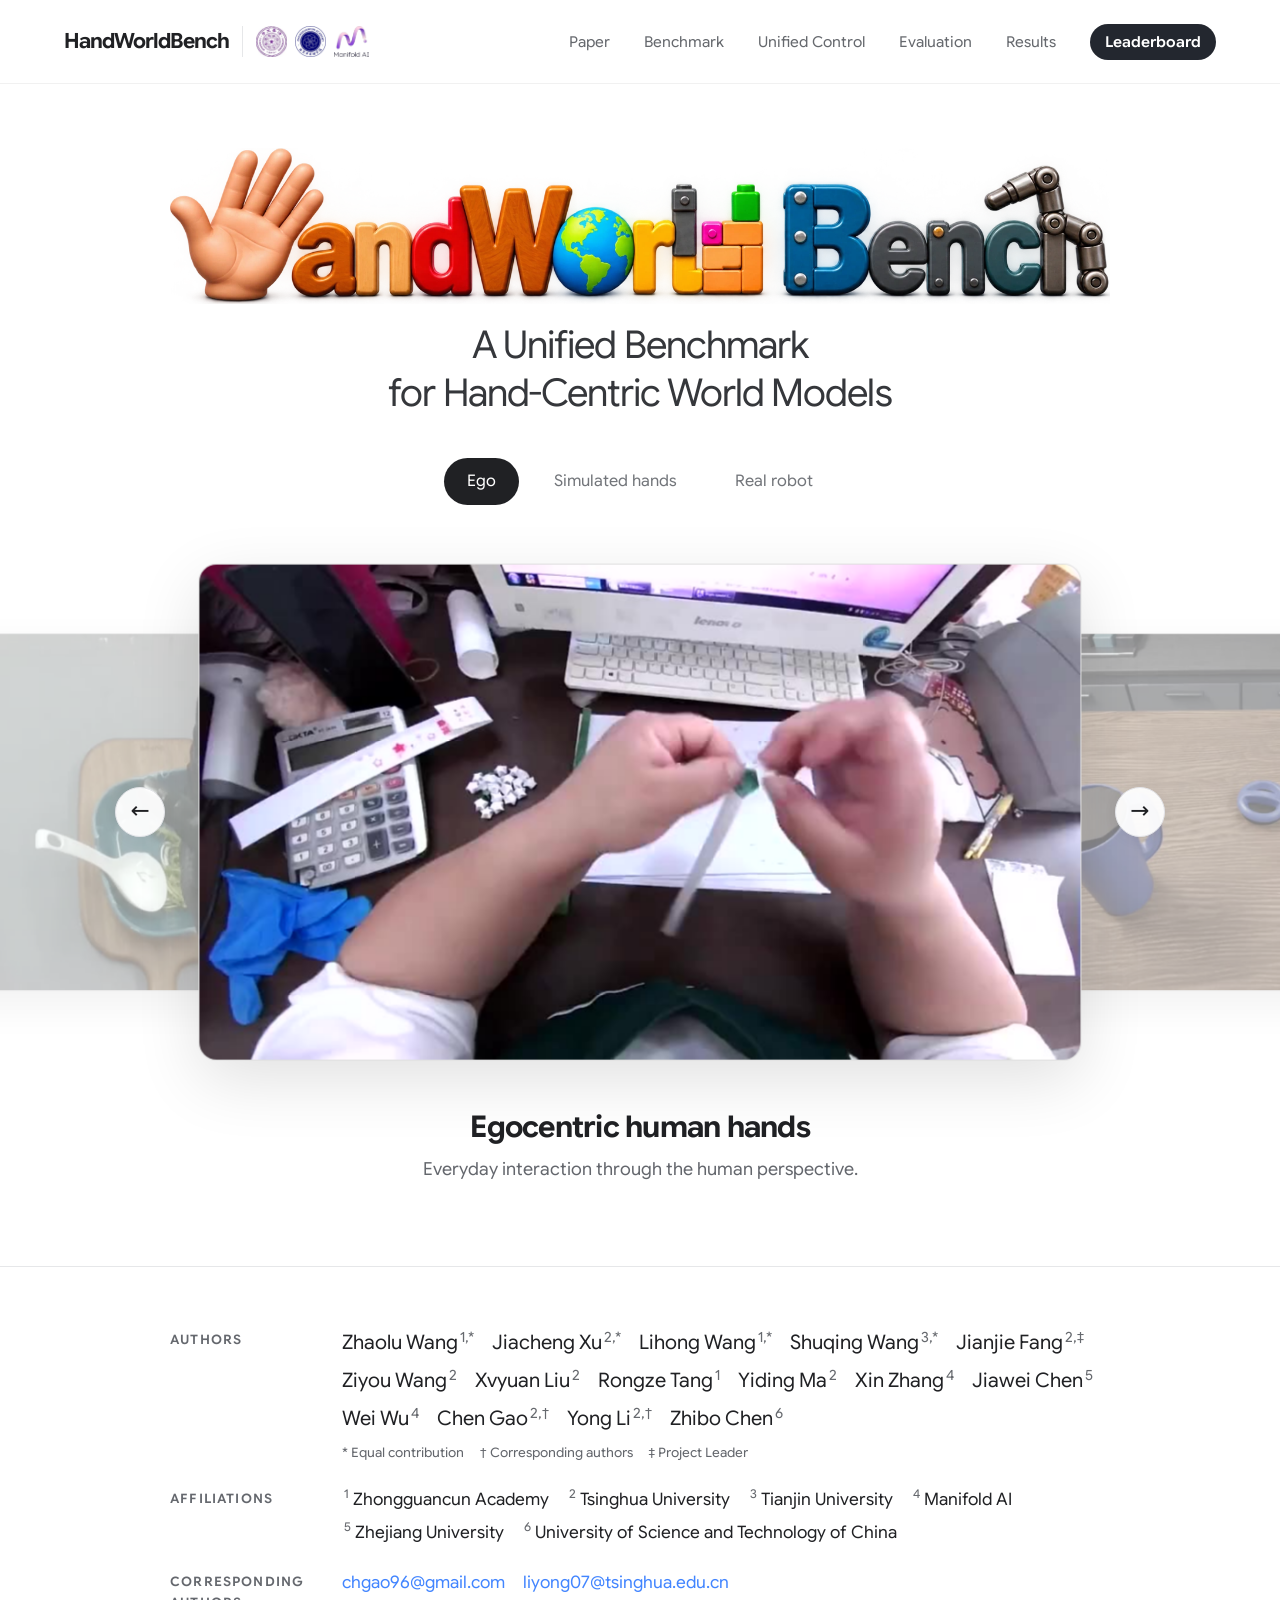
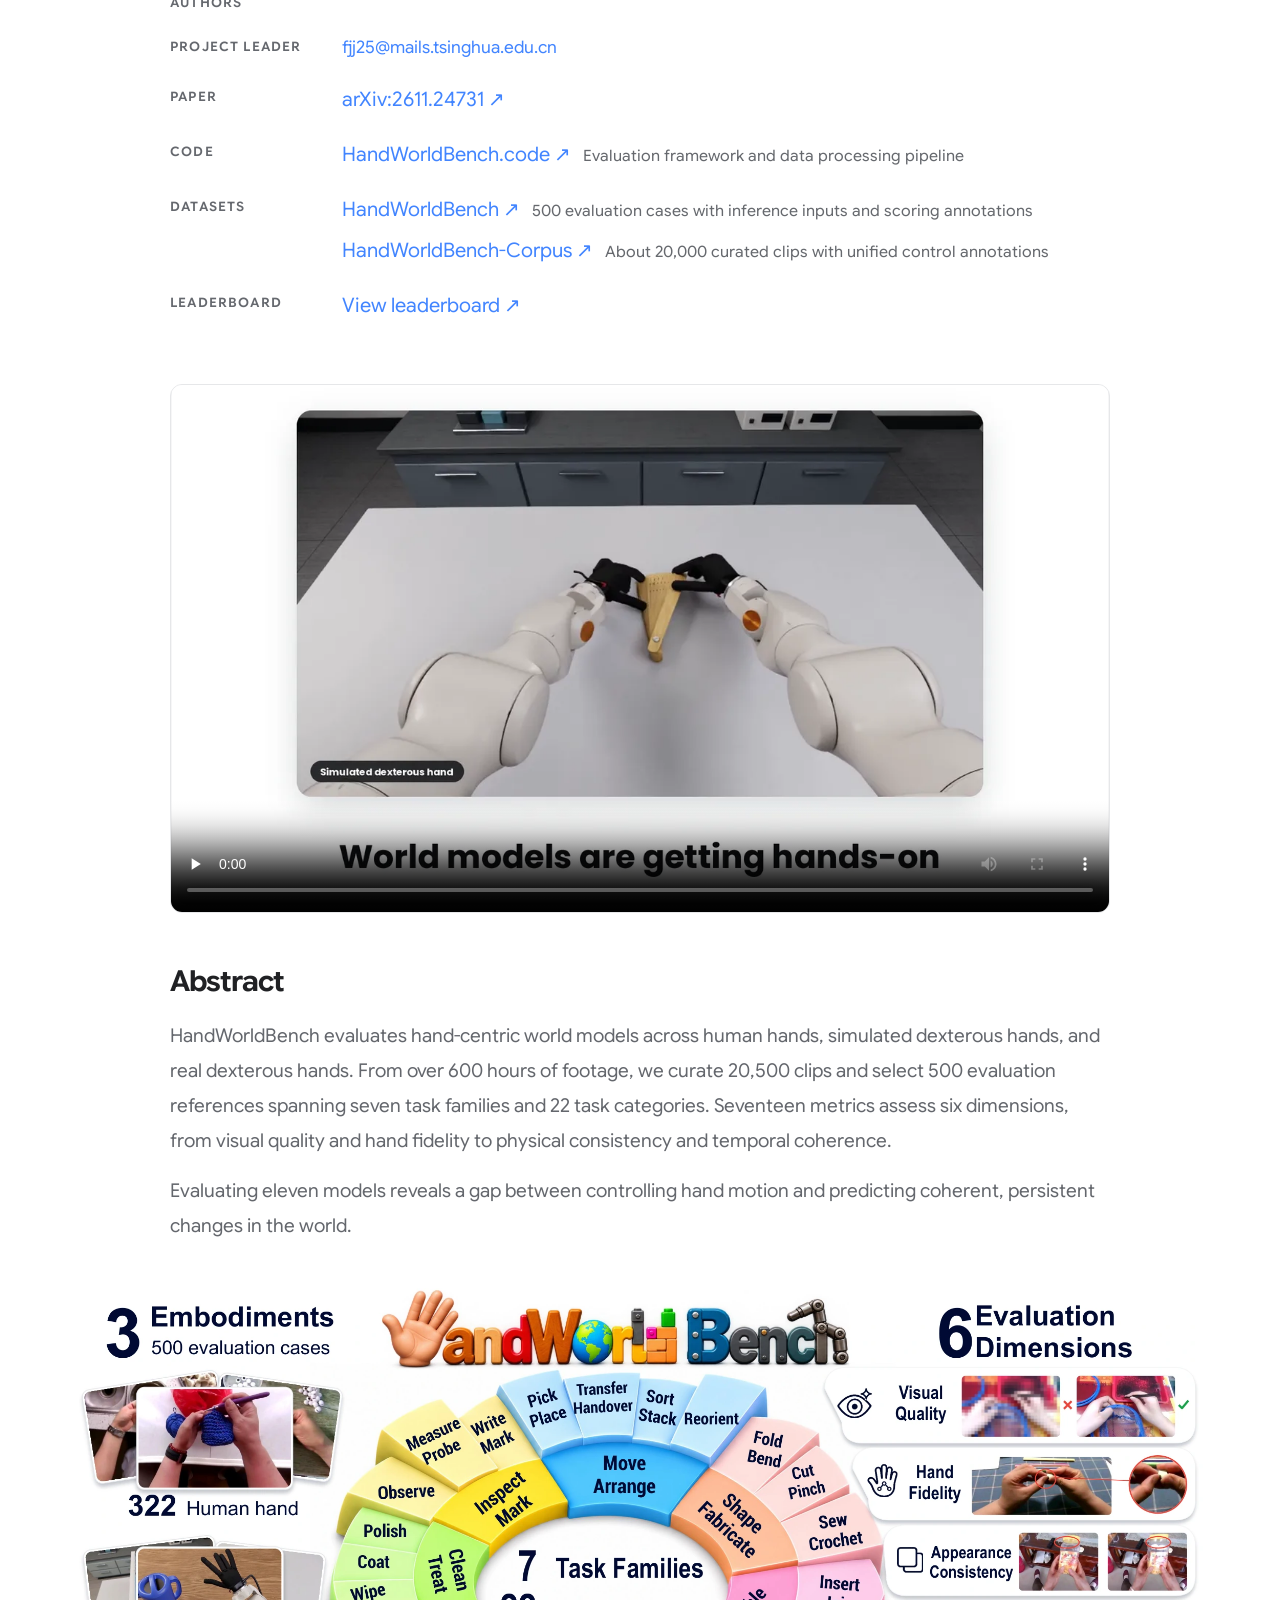
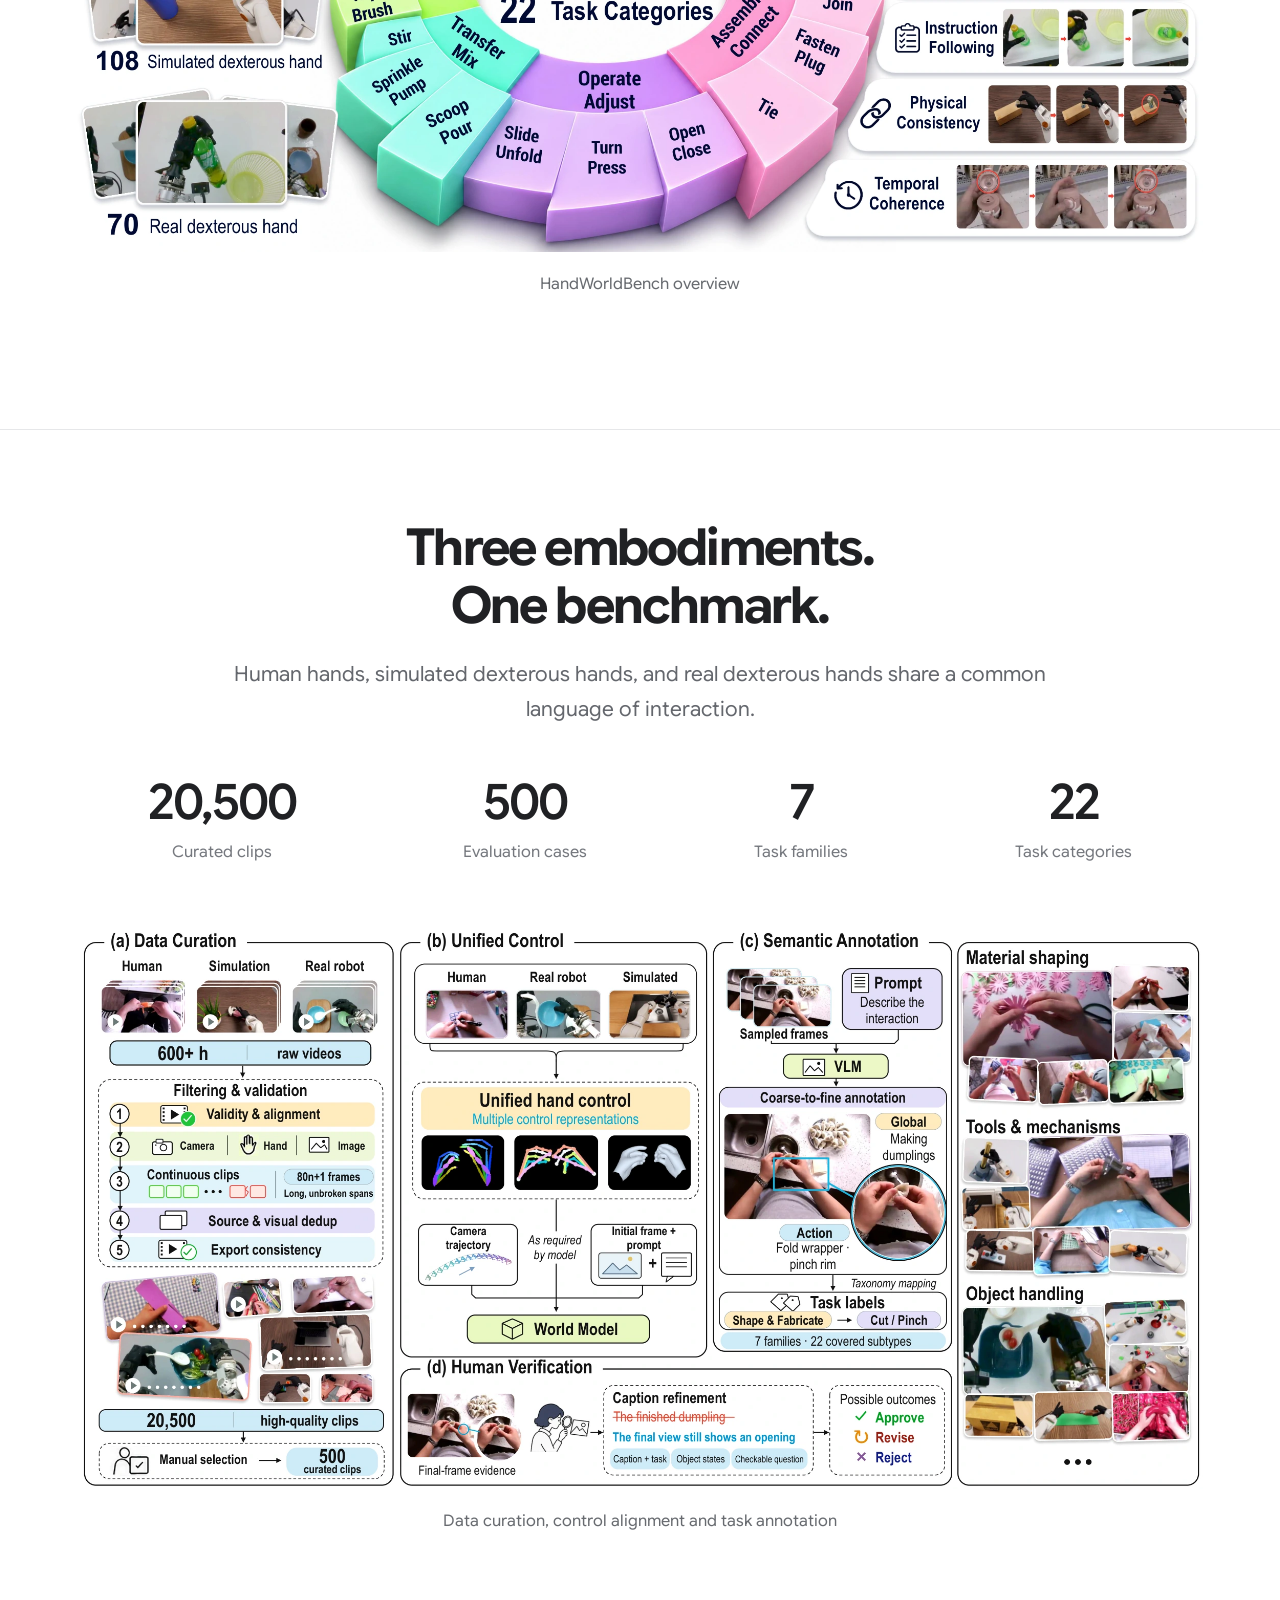
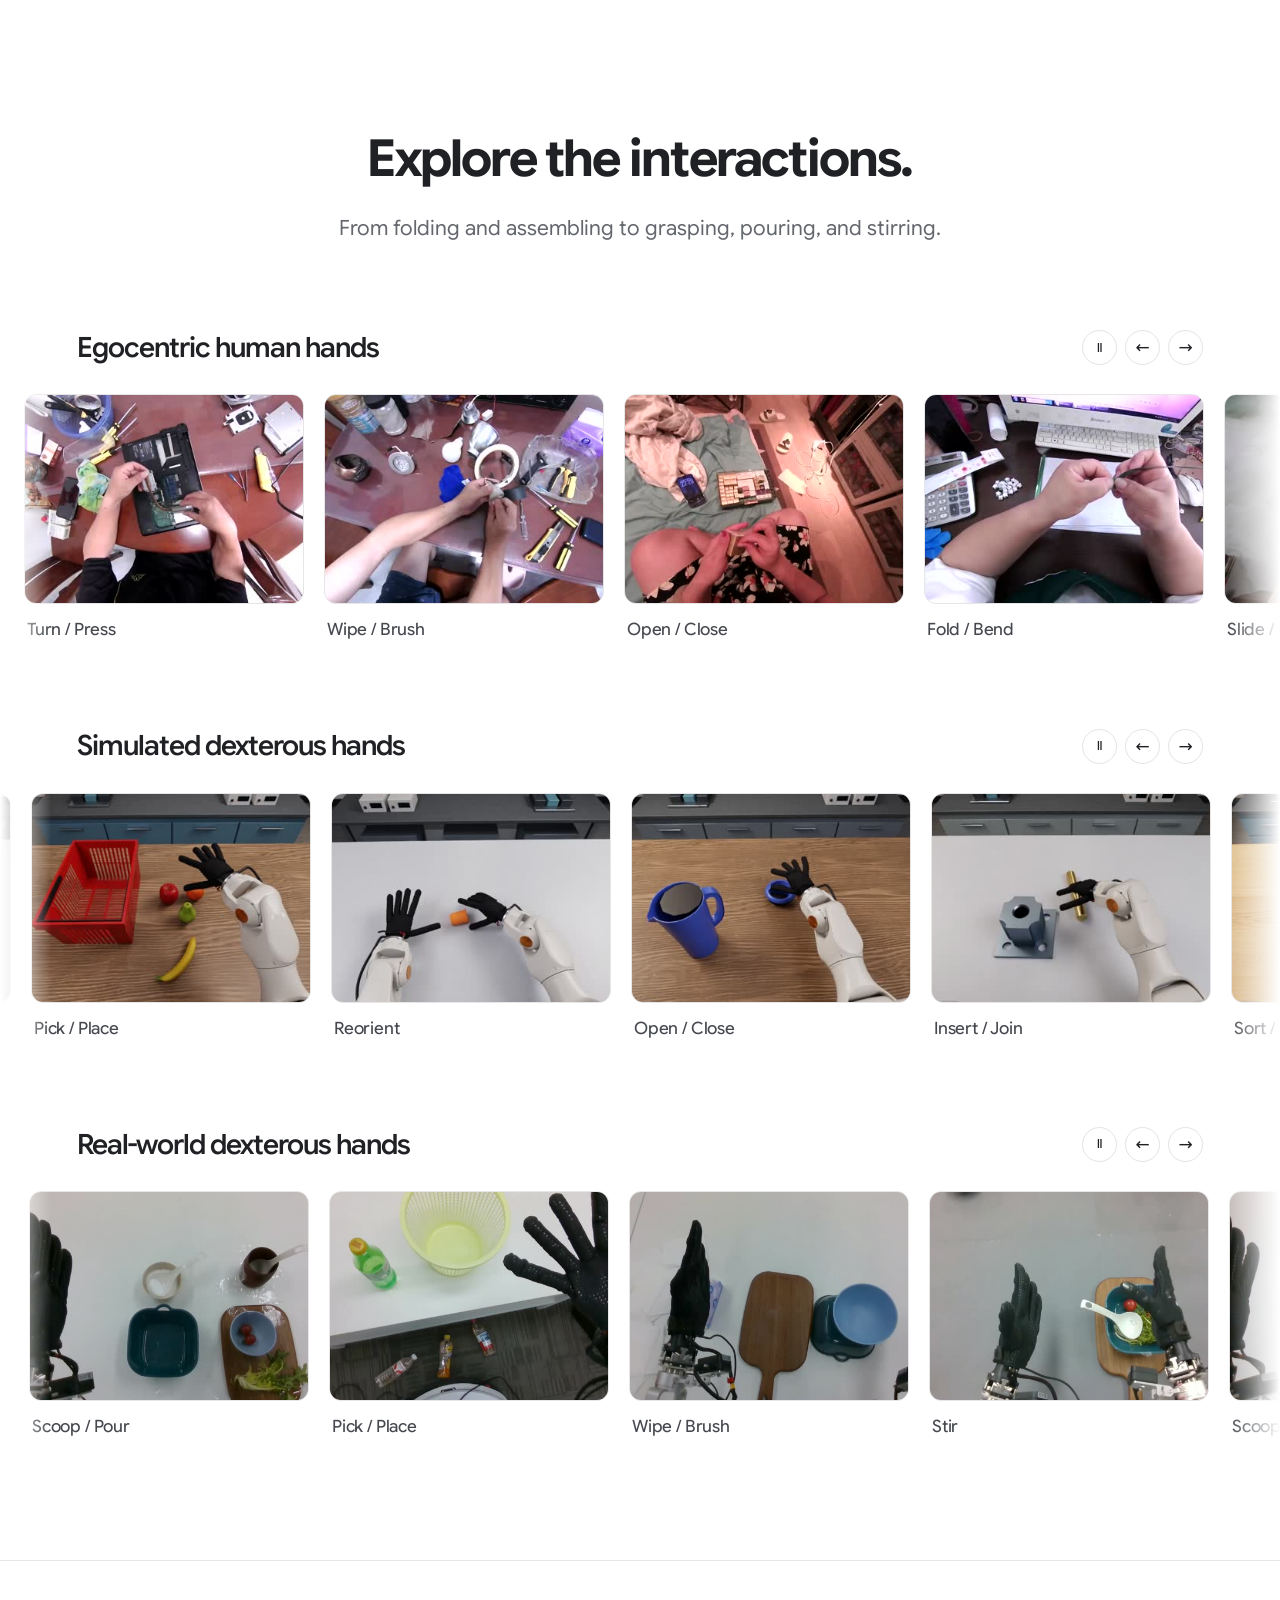
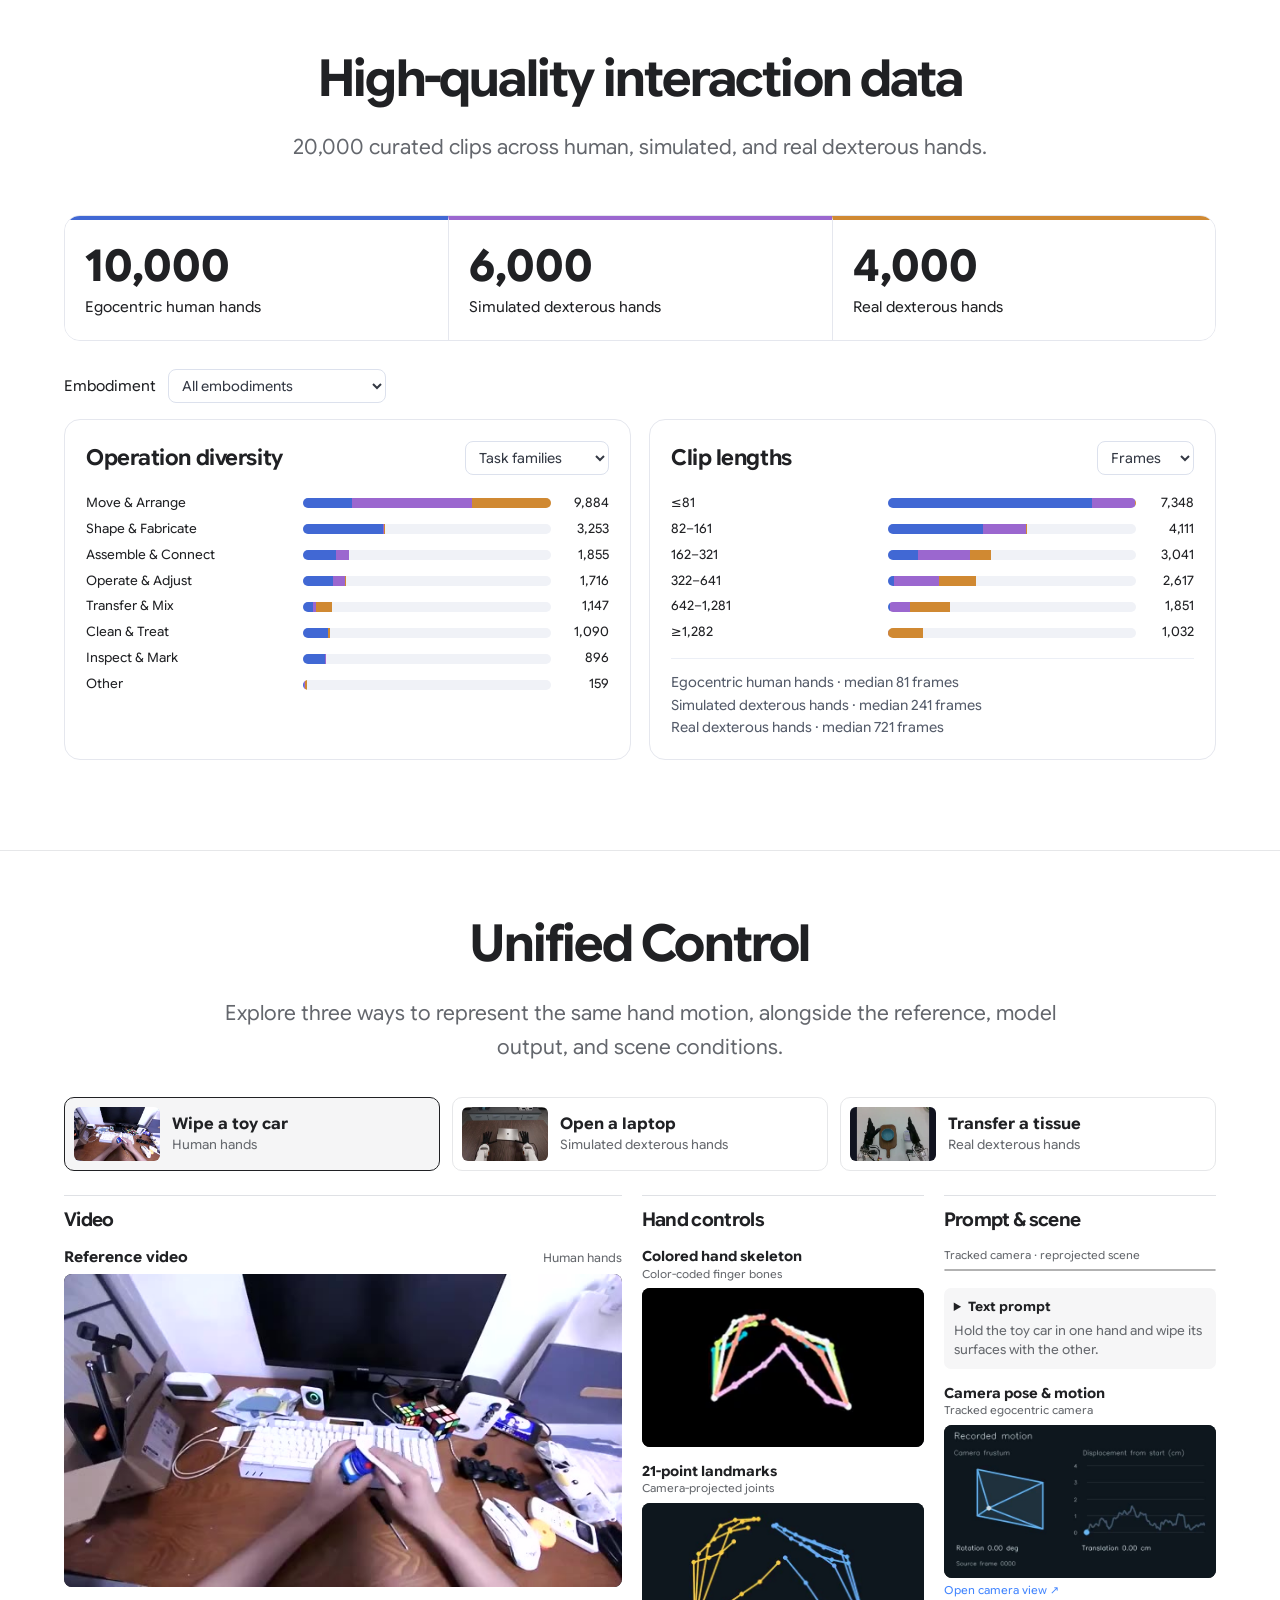
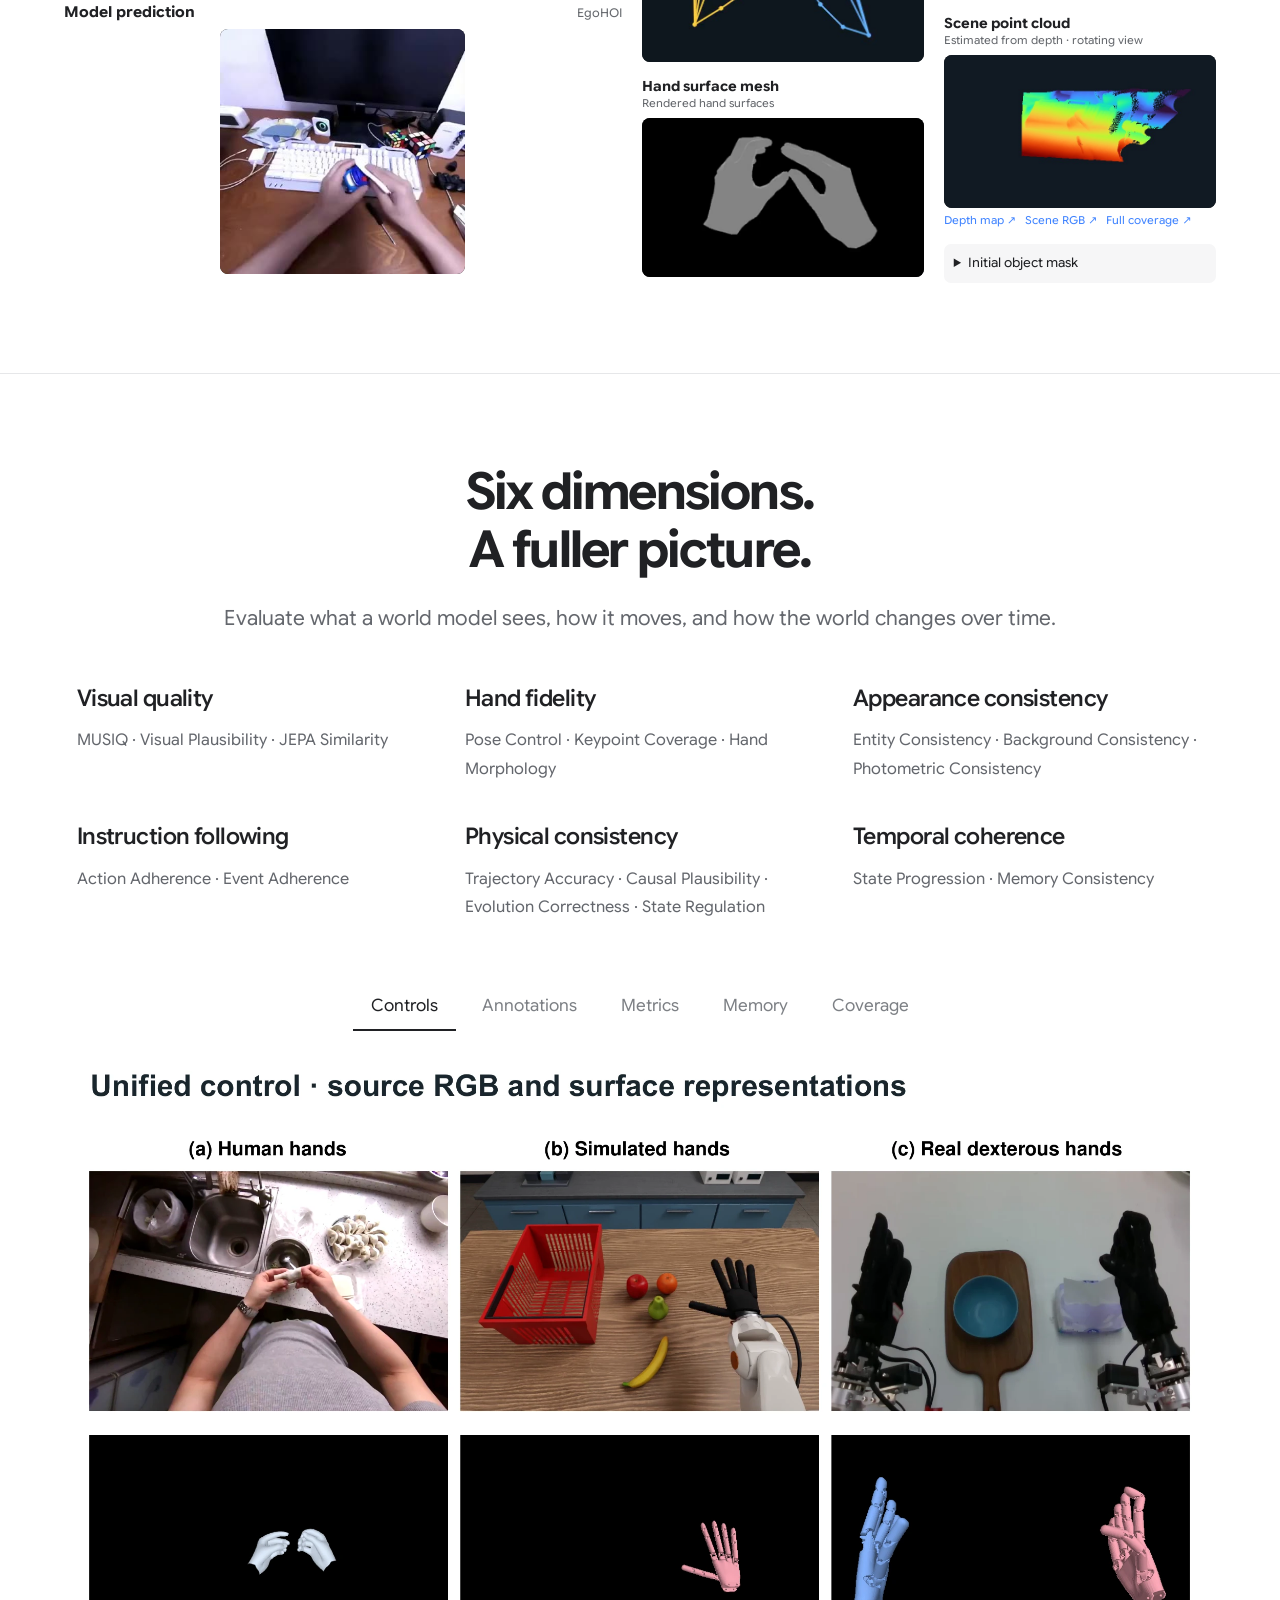
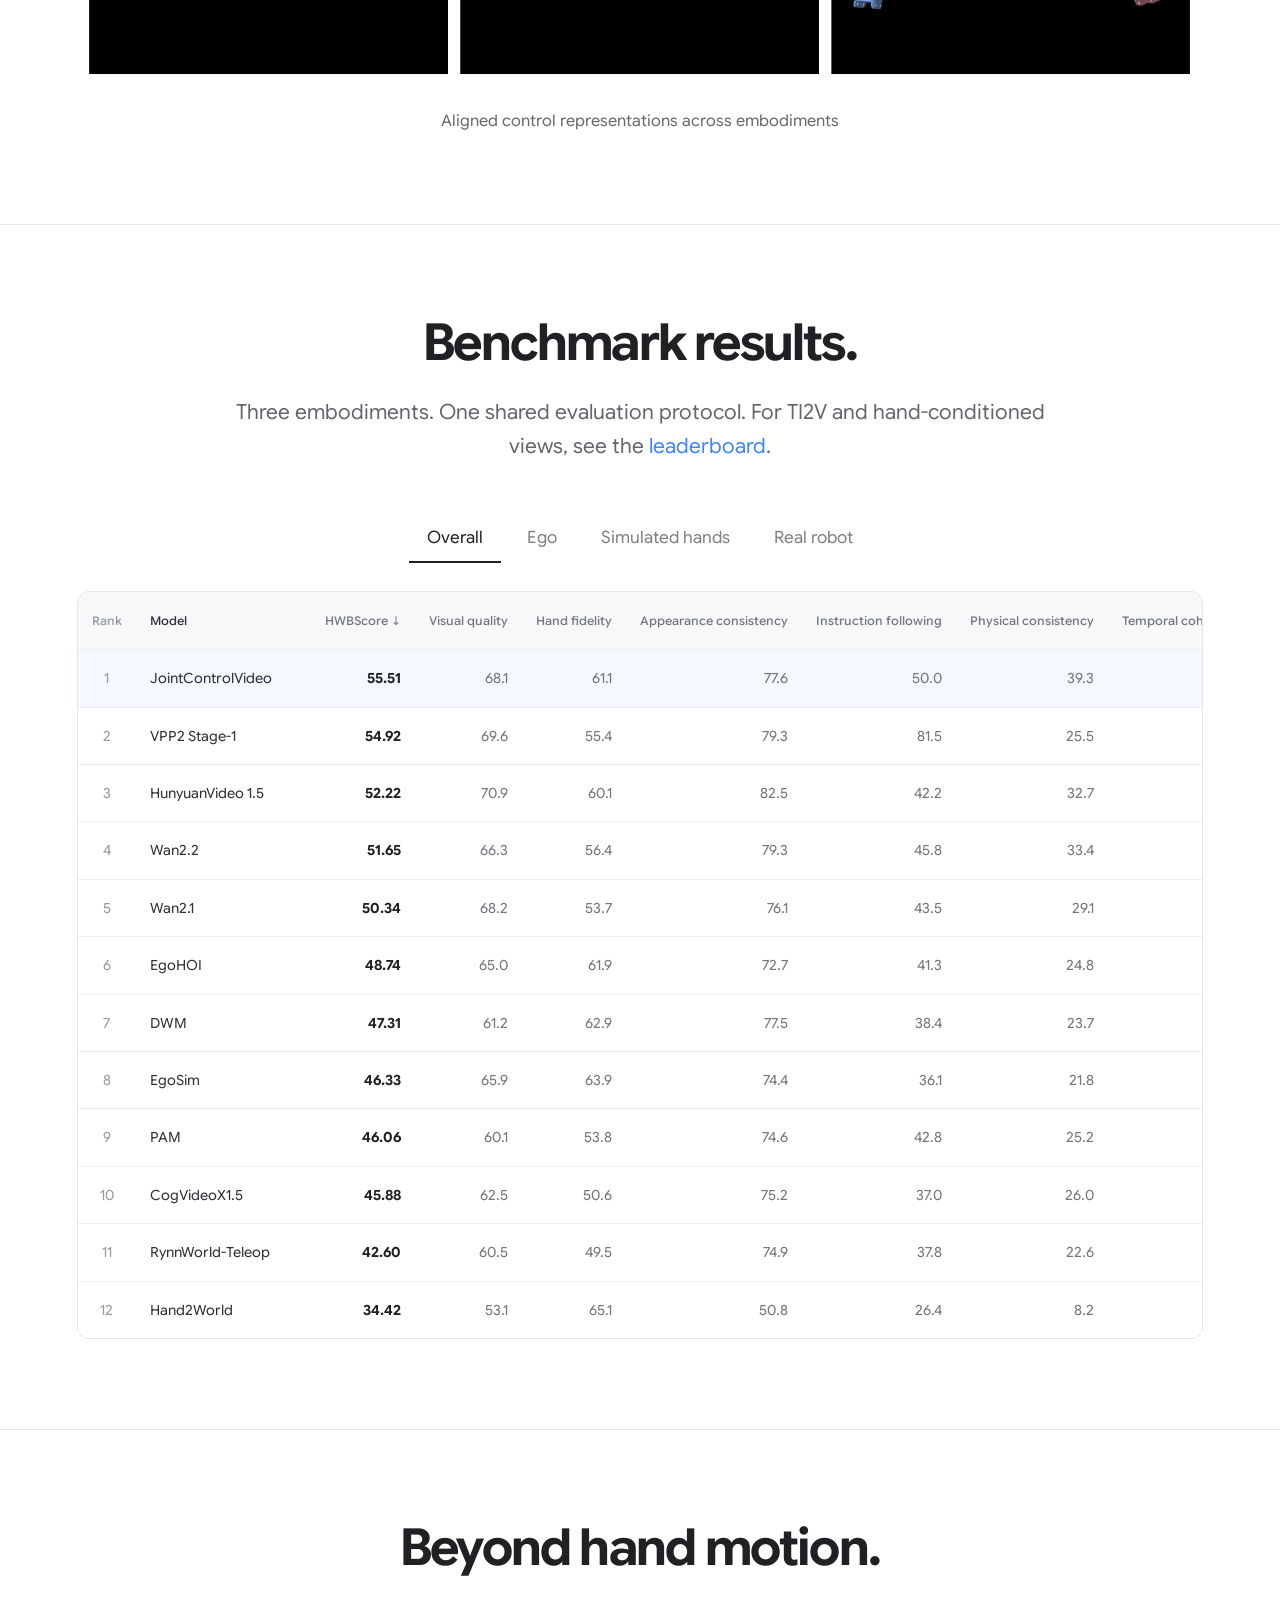
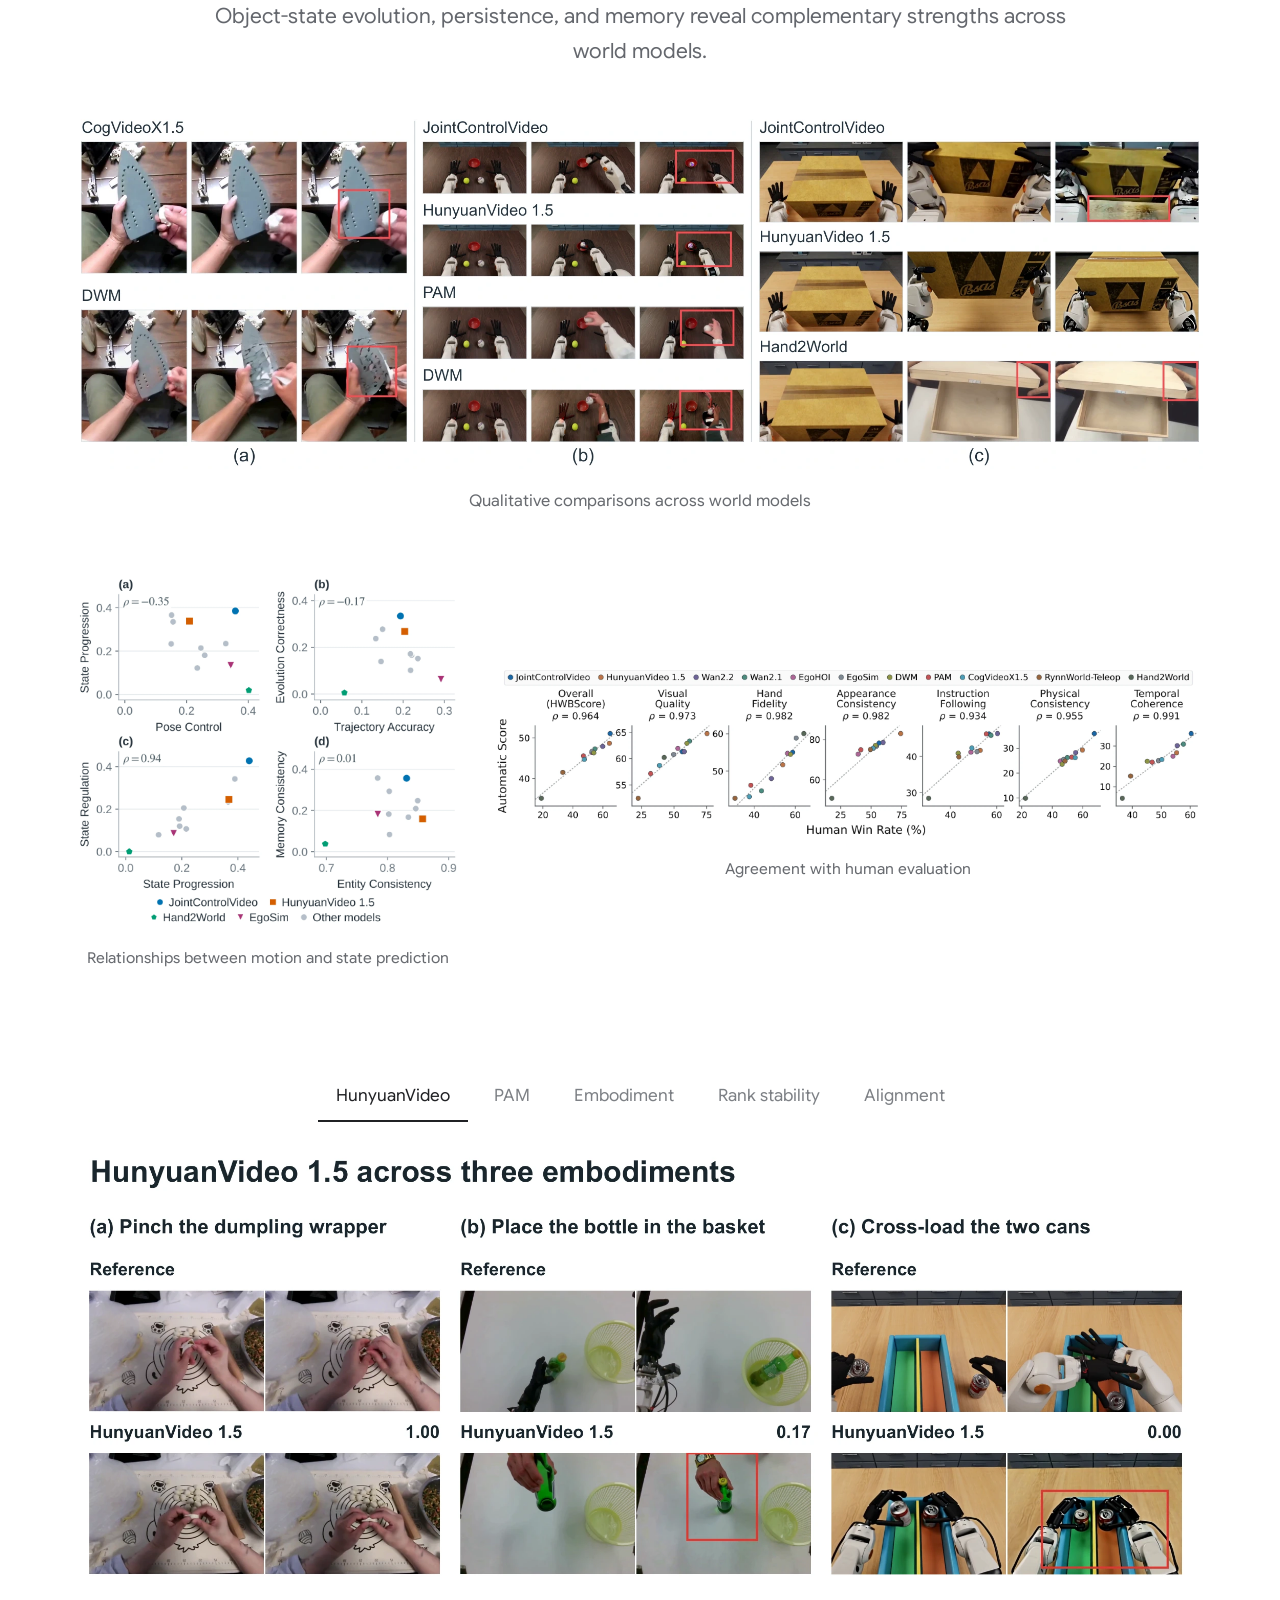
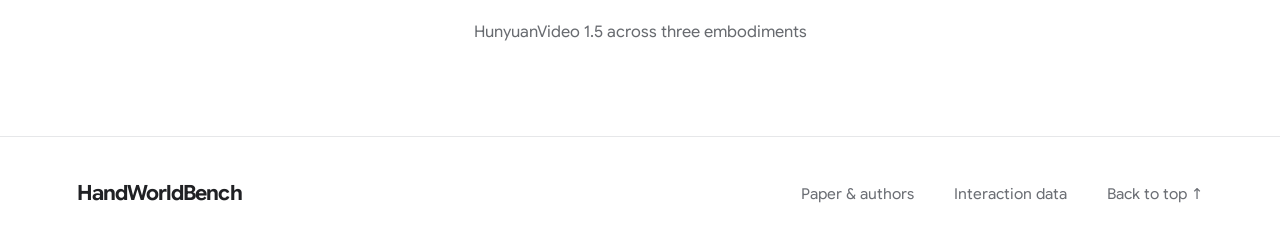
<file: index.html>
<!doctype html><html lang="en"><head><meta charset="utf-8"><meta name="viewport" content="width=device-width,initial-scale=1"><meta name="description" content="HandWorldBench: A Unified Benchmark for Hand-Centric World Models."><meta name="theme-color" content="#ffffff"><link rel="canonical" href="https://embodiedcity.github.io/HandWorldBench/"><title>HandWorldBench — Hand-Centric World Models</title><link rel="icon" href="assets/mark.svg"><link rel="preload" href="assets/fonts/google-sans-flex.woff2" as="font" type="font/woff2" crossorigin><link rel="stylesheet" href="style.css?v=leaderboard1"><script defer src="app.js?v=vpp2"></script><script defer src="research-demo.js?v=manuscript14"></script></head><body>
<header>
  <div class="header-brand">
    <a class="brand" href="#">HandWorldBench</a>
    <div class="header-affiliations" role="group" aria-label="Partner institutions">
      <img src="assets/branding/tsinghua.webp" width="127" height="128" alt="Tsinghua University" title="Tsinghua University">
      <img src="assets/branding/zhongguancun.webp" width="128" height="128" alt="Zhongguancun Academy" title="Zhongguancun Academy">
      <img src="assets/branding/manifold-ai.webp" width="147" height="128" alt="Manifold AI" title="Manifold AI">
    </div>
  </div>
  <nav aria-label="Main navigation"><a href="#paper">Paper</a><a href="#benchmark">Benchmark</a><a href="#unified-control">Unified Control</a><a href="#evaluation">Evaluation</a><a href="#results">Results</a><a class="leaderboard-link" href="leaderboard.html">Leaderboard</a></nav></header>
<main><section class="hero" id="overview"><h1><img class="hero-wordmark" src="assets/branding/handworldbench.webp" width="1600" height="265" alt="HandWorldBench" fetchpriority="high"></h1><p class="hero-subtitle">A Unified Benchmark<br>for Hand-Centric World Models</p><div class="hero-tabs" id="hero-tabs" role="tablist" aria-label="Embodiment"></div><div class="carousel" id="carousel" aria-roledescription="carousel" aria-label="Three embodiments" tabindex="0"><div id="hero-media">
  <div class="hero-card" role="button" data-index="0" data-position="active" data-case-id="ec1054249f1a30de459370ef">
    <video data-hero-preview data-src="assets/hero/ego.mp4" poster="assets/hero/ego.jpg" muted loop playsinline preload="none" aria-label="Egocentric human hands"></video>
  </div>
  <div class="hero-card" role="button" data-index="1" data-position="next" data-case-id="sim_fb95207735126d14280c">
    <video data-hero-preview data-src="assets/hero/simulated.mp4" poster="assets/hero/simulated.jpg" muted loop playsinline preload="none" aria-label="Simulated dexterous hands"></video>
  </div>
  <div class="hero-card" role="button" data-index="2" data-position="prev" data-case-id="real_997b251624d1adbc5fe9">
    <video data-hero-preview data-src="assets/hero/real.mp4" poster="assets/hero/real.jpg" muted loop playsinline preload="none" aria-label="Two real dexterous hands"></video>
  </div>
</div><button class="carousel-arrow prev" id="hero-prev" aria-label="Previous embodiment">←</button><button class="carousel-arrow next" id="hero-next" aria-label="Next embodiment">→</button></div><div class="carousel-caption" aria-live="polite"><h2 id="hero-label"></h2><p id="hero-description"></p></div></section>
<section class="paper section reveal" id="paper" aria-label="Paper and authors">
  <dl class="paper-info">
    <div>
      <dt>Authors</dt>
      <dd>
        <ul class="authors-list" role="list">
          <li>Zhaolu Wang<sup>1,*</sup></li>
          <li>Jiacheng Xu<sup>2,*</sup></li>
          <li>Lihong Wang<sup>1,*</sup></li>
          <li>Shuqing Wang<sup>3,*</sup></li>
          <li>Jianjie Fang<sup>2,‡</sup></li>
          <li>Ziyou Wang<sup>2</sup></li>
          <li>Xvyuan Liu<sup>2</sup></li>
          <li>Rongze Tang<sup>1</sup></li>
          <li>Yiding Ma<sup>2</sup></li>
          <li>Xin Zhang<sup>4</sup></li>
          <li>Jiawei Chen<sup>5</sup></li>
          <li>Wei Wu<sup>4</sup></li>
          <li>Chen Gao<sup>2,†</sup></li>
          <li>Yong Li<sup>2,†</sup></li>
          <li>Zhibo Chen<sup>6</sup></li>
        </ul>
        <p class="author-notes"><span>* Equal contribution</span><span>† Corresponding authors</span><span>‡ Project Leader</span></p>
      </dd>
    </div>
    <div>
      <dt>Affiliations</dt>
      <dd>
        <ul class="affiliation-list" role="list">
          <li><sup>1</sup> Zhongguancun Academy</li>
          <li><sup>2</sup> Tsinghua University</li>
          <li><sup>3</sup> Tianjin University</li>
          <li><sup>4</sup> Manifold AI</li>
          <li><sup>5</sup> Zhejiang University</li>
          <li><sup>6</sup> University of Science and Technology of China</li>
        </ul>
      </dd>
    </div>
    <div>
      <dt>Corresponding authors</dt>
      <dd>
        <ul class="contact-list" role="list">
          <li><a href="mailto:chgao96@gmail.com" aria-label="Email Chen Gao at chgao96@gmail.com">chgao96@gmail.com</a></li>
          <li><a href="mailto:liyong07@tsinghua.edu.cn" aria-label="Email Yong Li at liyong07@tsinghua.edu.cn">liyong07@tsinghua.edu.cn</a></li>
        </ul>
      </dd>
    </div>
    <div>
      <dt>Project Leader</dt>
      <dd>
        <ul class="contact-list" role="list">
          <li><a href="mailto:fjj25@mails.tsinghua.edu.cn" aria-label="Email Jianjie Fang at fjj25@mails.tsinghua.edu.cn">fjj25@mails.tsinghua.edu.cn</a></li>
        </ul>
      </dd>
    </div>
    <div>
      <dt>Paper</dt>
      <dd><a href="https://arxiv.org/abs/2611.24731" target="_blank" rel="noopener noreferrer">arXiv:2611.24731 ↗</a></dd>
    </div>
    <div>
      <dt>Code</dt>
      <dd><a href="https://github.com/EmbodiedCity/HandWorldBench.code" target="_blank" rel="noopener noreferrer">HandWorldBench.code ↗</a><span class="resource-detail">Evaluation framework and data processing pipeline</span></dd>
    </div>
    <div>
      <dt>Datasets</dt>
      <dd>
        <ul class="release-datasets" role="list">
          <li><a href="https://huggingface.co/datasets/EmbodiedCity/HandWorldBench" target="_blank" rel="noopener noreferrer">HandWorldBench ↗</a><span class="resource-detail">500 evaluation cases with inference inputs and scoring annotations</span></li>
          <li><a href="https://huggingface.co/datasets/EmbodiedCity/HandWorldBench-Corpus" target="_blank" rel="noopener noreferrer">HandWorldBench-Corpus ↗</a><span class="resource-detail">About 20,000 curated clips with unified control annotations</span></li>
        </ul>
      </dd>
    </div>
    <div>
      <dt>Leaderboard</dt>
      <dd><a href="leaderboard.html">View leaderboard ↗</a></dd>
    </div>
  </dl>
<figure class="project-video" id="project-video">
  <video controls playsinline preload="none" width="1280" height="720"
    poster="assets/overview/handworldbench-en.webp?v=2" aria-label="HandWorldBench project video in English">
    <source src="assets/overview/handworldbench-en.mp4?v=2" type="video/mp4">
    <a href="assets/overview/handworldbench-en.mp4?v=2">Play the HandWorldBench project video</a>
  </video>
</figure>
<div class="abstract"><h3>Abstract</h3><p>HandWorldBench evaluates hand-centric world models across human hands, simulated dexterous hands, and real dexterous hands. From over 600 hours of footage, we curate 20,500 clips and select 500 evaluation references spanning seven task families and 22 task categories. Seventeen metrics assess six dimensions, from visual quality and hand fidelity to physical consistency and temporal coherence.</p><p>Evaluating eleven models reveals a gap between controlling hand motion and predicting coherent, persistent changes in the world.</p></div><figure class="paper-figure" data-figure="teaser" data-title="HandWorldBench overview"></figure></section>
<section class="benchmark section reveal" id="benchmark"><div class="section-heading"><h2>Three embodiments.<br>One benchmark.</h2><p>Human hands, simulated dexterous hands, and real dexterous hands share a common language of interaction.</p></div><div class="stats"><div><strong>20,500</strong><span>Curated clips</span></div><div><strong>500</strong><span>Evaluation cases</span></div><div><strong>7</strong><span>Task families</span></div><div><strong>22</strong><span>Task categories</span></div></div><figure class="paper-figure" data-figure="data_pipeline" data-title="Data curation, control alignment and task annotation"></figure></section>
<section class="cases-section" id="explore"><div class="section-heading section"><h2>Explore the interactions.</h2><p>From folding and assembling to grasping, pouring, and stirring.</p></div><div id="case-rows"></div></section>
<div id="training-corpus" aria-hidden="true"></div>
<section class="section corpus-section" id="interaction-data">
  <div class="section-heading">
    <h2>High-quality interaction data</h2>
    <p>20,000 curated clips across human, simulated, and real dexterous hands.</p>
  </div>
  <div class="corpus-overview" id="corpus-overview"></div>
  <div class="corpus-toolbar">
    <label for="corpus-domain">Embodiment</label>
    <select id="corpus-domain">
      <option value="all">All embodiments</option>
      <option value="ego">Egocentric human hands</option>
      <option value="handson">Simulated dexterous hands</option>
      <option value="ti5">Real dexterous hands</option>
    </select>
  </div>
  <div class="corpus-charts" id="corpus-charts" aria-live="polite">
    <article>
      <div class="chart-heading"><h3>Operation diversity</h3><select id="corpus-taxonomy" aria-label="Operation grouping"><option value="families">Task families</option><option value="operations">Task categories</option></select></div>
      <div id="corpus-operations"></div>
    </article>
    <article>
      <div class="chart-heading"><h3>Clip lengths</h3><select id="corpus-length" aria-label="Length unit"><option value="frameBins">Frames</option><option value="durationBins">Seconds</option></select></div>
      <div id="corpus-lengths"></div>
      <div id="corpus-length-summary"></div>
    </article>
  </div>
</section>
<section class="section research-demo" id="unified-control">
  <div class="section-heading">
    <h2>Unified Control</h2>
    <p>Explore three ways to represent the same hand motion, alongside the reference, model output, and scene conditions.</p>
  </div>
  <div class="control-case-tabs" id="control-case-tabs" role="tablist" aria-label="Unified control examples"></div>
  <div class="control-gallery" id="control-gallery" role="tabpanel"></div>
</section>
<section class="section evaluation reveal" id="evaluation"><div class="section-heading"><h2>Six dimensions.<br>A fuller picture.</h2><p>Evaluate what a world model sees, how it moves, and how the world changes over time.</p></div><div class="metric-grid" id="metric-grid"></div><div class="figure-switcher" data-figure-group="evaluation"></div></section>
<section class="section results reveal" id="results"><div class="section-heading"><h2>Benchmark results.</h2><p>Three embodiments. One shared evaluation protocol. For TI2V and hand-conditioned views, see the <a href="leaderboard.html">leaderboard</a>.</p></div><div class="results-toolbar"><div id="result-filters" class="tabs"><button class="active" data-subset="all">Overall</button><button data-subset="human">Ego</button><button data-subset="handson">Simulated hands</button><button data-subset="real_robot">Real robot</button></div></div><div class="table-scroll"><table id="results-table"><thead><tr><th>Rank</th><th>Model</th><th><button data-sort="score">HWBScore ↓</button></th><th><button data-sort="0">Visual<br>quality</button></th><th><button data-sort="1">Hand<br>fidelity</button></th><th><button data-sort="2">Appearance<br>consistency</button></th><th><button data-sort="3">Instruction<br>following</button></th><th><button data-sort="4">Physical<br>consistency</button></th><th><button data-sort="5">Temporal<br>coherence</button></th></tr></thead><tbody></tbody></table></div></section>
<section class="section findings reveal"><div class="section-heading"><h2>Beyond hand motion.</h2><p>Object-state evolution, persistence, and memory reveal complementary strengths across world models.</p></div><figure class="paper-figure" data-figure="qualitative_cases" data-title="Qualitative comparisons across world models"></figure><div class="findings-pair"><figure class="paper-figure" data-figure="interaction_diagnostics" data-title="Relationships between motion and state prediction"></figure><figure class="paper-figure" data-figure="human_alignment" data-title="Agreement with human evaluation"></figure></div><div class="figure-switcher" data-figure-group="analysis"></div></section>

</main><footer><a class="brand" href="#">HandWorldBench</a><a href="#paper">Paper & authors</a><a href="#interaction-data">Interaction data</a><a href="#">Back to top ↑</a></footer>
<dialog id="case-dialog" aria-labelledby="dialog-title"><button class="dialog-close" aria-label="Close case details">×</button><video id="detail-video" controls playsinline preload="none"></video><div class="dialog-copy"><h2 id="dialog-title"></h2><p id="dialog-caption"></p><div class="dialog-nav"><button id="prev-case">← Previous</button><span id="dialog-domain"></span><button id="next-case">Next →</button></div></div></dialog>
<dialog id="figure-dialog" aria-labelledby="figure-title"><button class="figure-close dialog-close" aria-label="Close figure">×</button><h2 id="figure-title"></h2><img id="figure-full" alt=""></dialog>
</body></html>
</file>
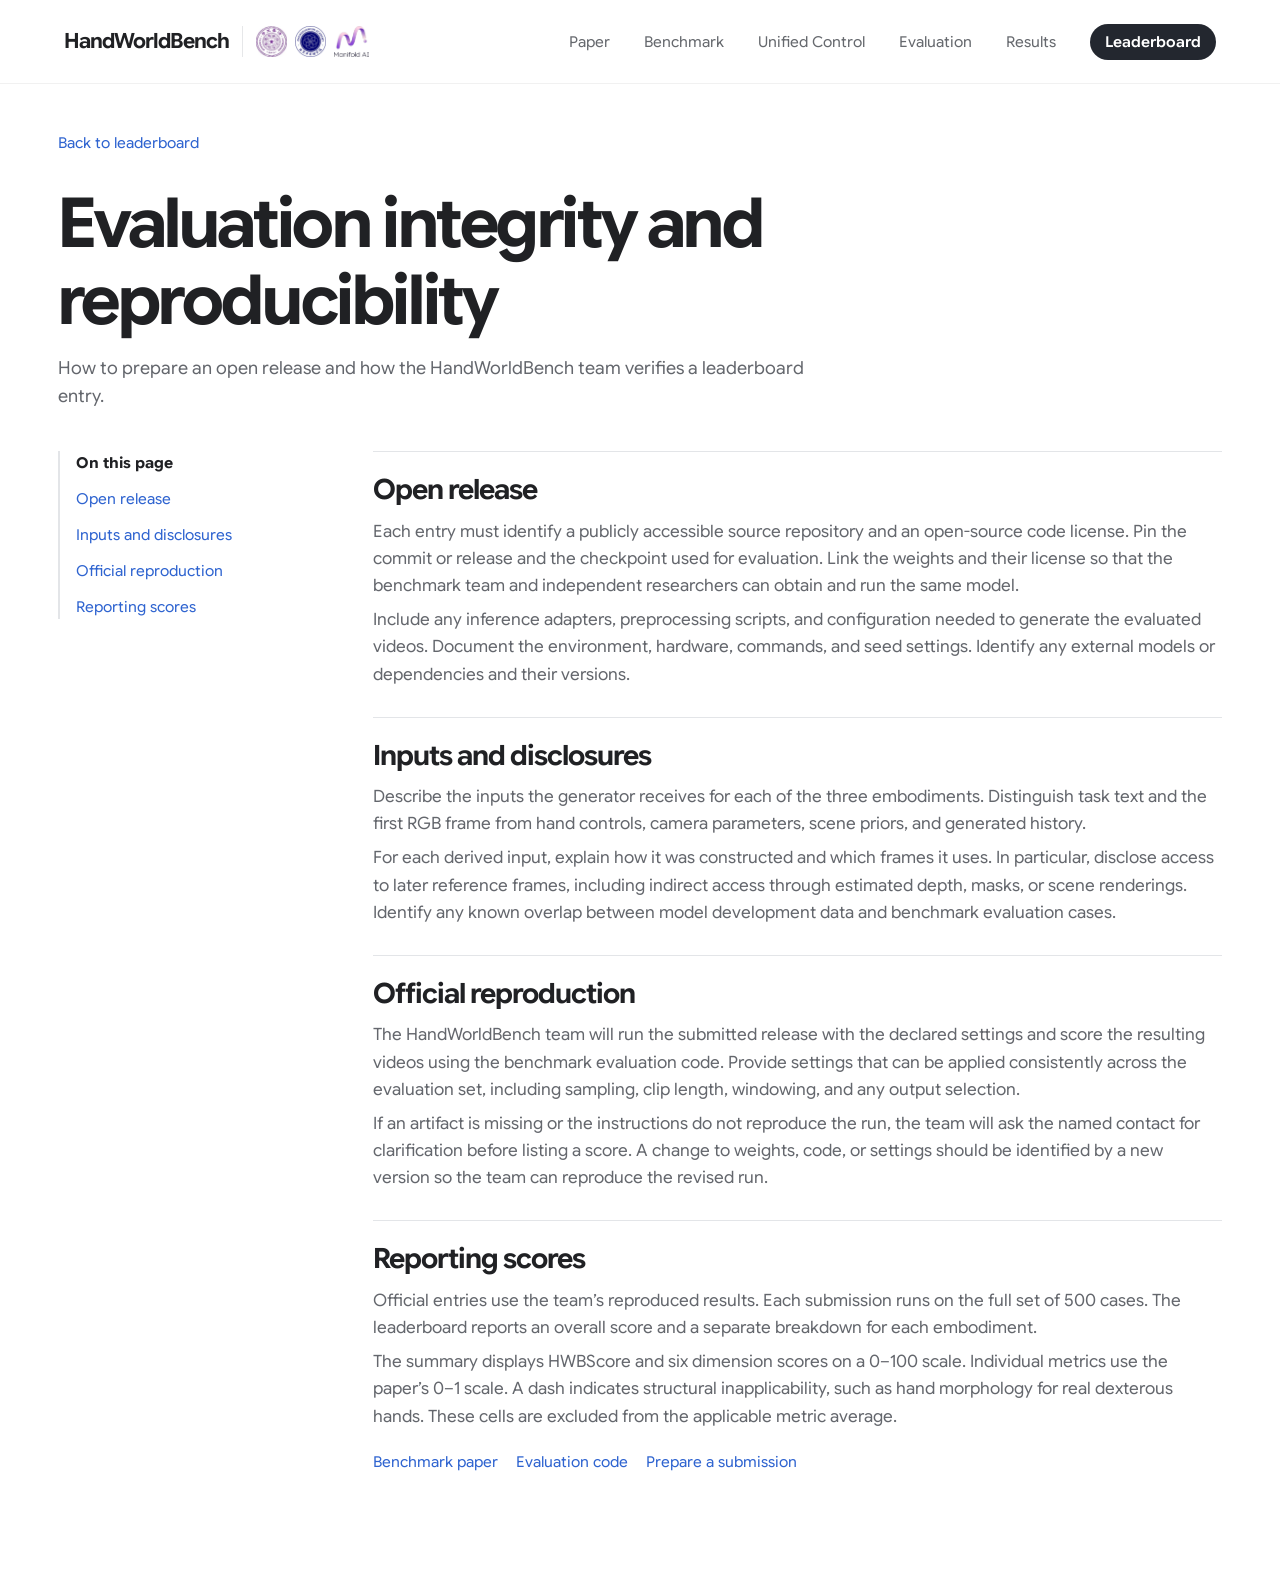
<file: evaluation-notes.html>
<!doctype html>
<html lang="en">
<head>
  <meta charset="utf-8">
  <meta name="viewport" content="width=device-width, initial-scale=1">
  <title>Evaluation notes · HandWorldBench</title>
  <meta name="description" content="Submission requirements and official reproduction on HandWorldBench.">
  <link rel="icon" href="assets/mark.svg">
  <link rel="stylesheet" href="style.css?v=leaderboard1">
  <link rel="stylesheet" href="leaderboard.css">
</head>
<body class="board-page">
  <header>
    <div class="header-brand">
      <a class="brand" href="index.html">HandWorldBench</a>
      <div class="header-affiliations" role="group" aria-label="Partner institutions">
        <img src="assets/branding/tsinghua.webp" width="127" height="128" alt="Tsinghua University">
        <img src="assets/branding/zhongguancun.webp" width="128" height="128" alt="Zhongguancun Academy">
        <img src="assets/branding/manifold-ai.webp" width="147" height="128" alt="Manifold AI">
      </div>
    </div>
    <nav aria-label="Main navigation">
      <a href="index.html#paper">Paper</a><a href="index.html#benchmark">Benchmark</a><a href="index.html#unified-control">Unified Control</a><a href="index.html#evaluation">Evaluation</a><a href="index.html#results">Results</a><a class="leaderboard-link" href="leaderboard.html">Leaderboard</a>
    </nav>
  </header>
  <main class="board-shell protocol-page">
    <a class="return-board" href="leaderboard.html#guidelines">Back to leaderboard</a>
    <h1>Evaluation integrity and reproducibility</h1>
    <p class="protocol-intro">How to prepare an open release and how the HandWorldBench team verifies a leaderboard entry.</p>
    <div class="protocol-layout">
      <nav aria-label="On this page"><strong>On this page</strong>
        <a href="#release">Open release</a><a href="#inputs">Inputs and disclosures</a>
        <a href="#reproduce">Official reproduction</a><a href="#scores">Reporting scores</a>
      </nav>
      <div class="protocol-body">
        <section id="release"><h2>Open release</h2><p>Each entry must identify a publicly accessible source repository and an open-source code license. Pin the commit or release and the checkpoint used for evaluation. Link the weights and their license so that the benchmark team and independent researchers can obtain and run the same model.</p>
        <p>Include any inference adapters, preprocessing scripts, and configuration needed to generate the evaluated videos. Document the environment, hardware, commands, and seed settings. Identify any external models or dependencies and their versions.</p></section>
        <section id="inputs"><h2>Inputs and disclosures</h2><p>Describe the inputs the generator receives for each of the three embodiments. Distinguish task text and the first RGB frame from hand controls, camera parameters, scene priors, and generated history.</p>
        <p>For each derived input, explain how it was constructed and which frames it uses. In particular, disclose access to later reference frames, including indirect access through estimated depth, masks, or scene renderings. Identify any known overlap between model development data and benchmark evaluation cases.</p></section>
        <section id="reproduce"><h2>Official reproduction</h2><p>The HandWorldBench team will run the submitted release with the declared settings and score the resulting videos using the benchmark evaluation code. Provide settings that can be applied consistently across the evaluation set, including sampling, clip length, windowing, and any output selection.</p>
        <p>If an artifact is missing or the instructions do not reproduce the run, the team will ask the named contact for clarification before listing a score. A change to weights, code, or settings should be identified by a new version so the team can reproduce the revised run.</p></section>
        <section id="scores"><h2>Reporting scores</h2><p>Official entries use the team’s reproduced results. Each submission runs on the full set of 500 cases. The leaderboard reports an overall score and a separate breakdown for each embodiment.</p>
        <p>The summary displays HWBScore and six dimension scores on a 0–100 scale. Individual metrics use the paper’s 0–1 scale. A dash indicates structural inapplicability, such as hand morphology for real dexterous hands. These cells are excluded from the applicable metric average.</p>
        <div class="board-resources"><a href="https://arxiv.org/abs/2611.24731">Benchmark paper</a><a href="https://github.com/EmbodiedCity/HandWorldBench.code">Evaluation code</a><a href="leaderboard.html#submission">Prepare a submission</a></div></section>
      </div>
    </div>
  </main>
</body>
</html>
</file>
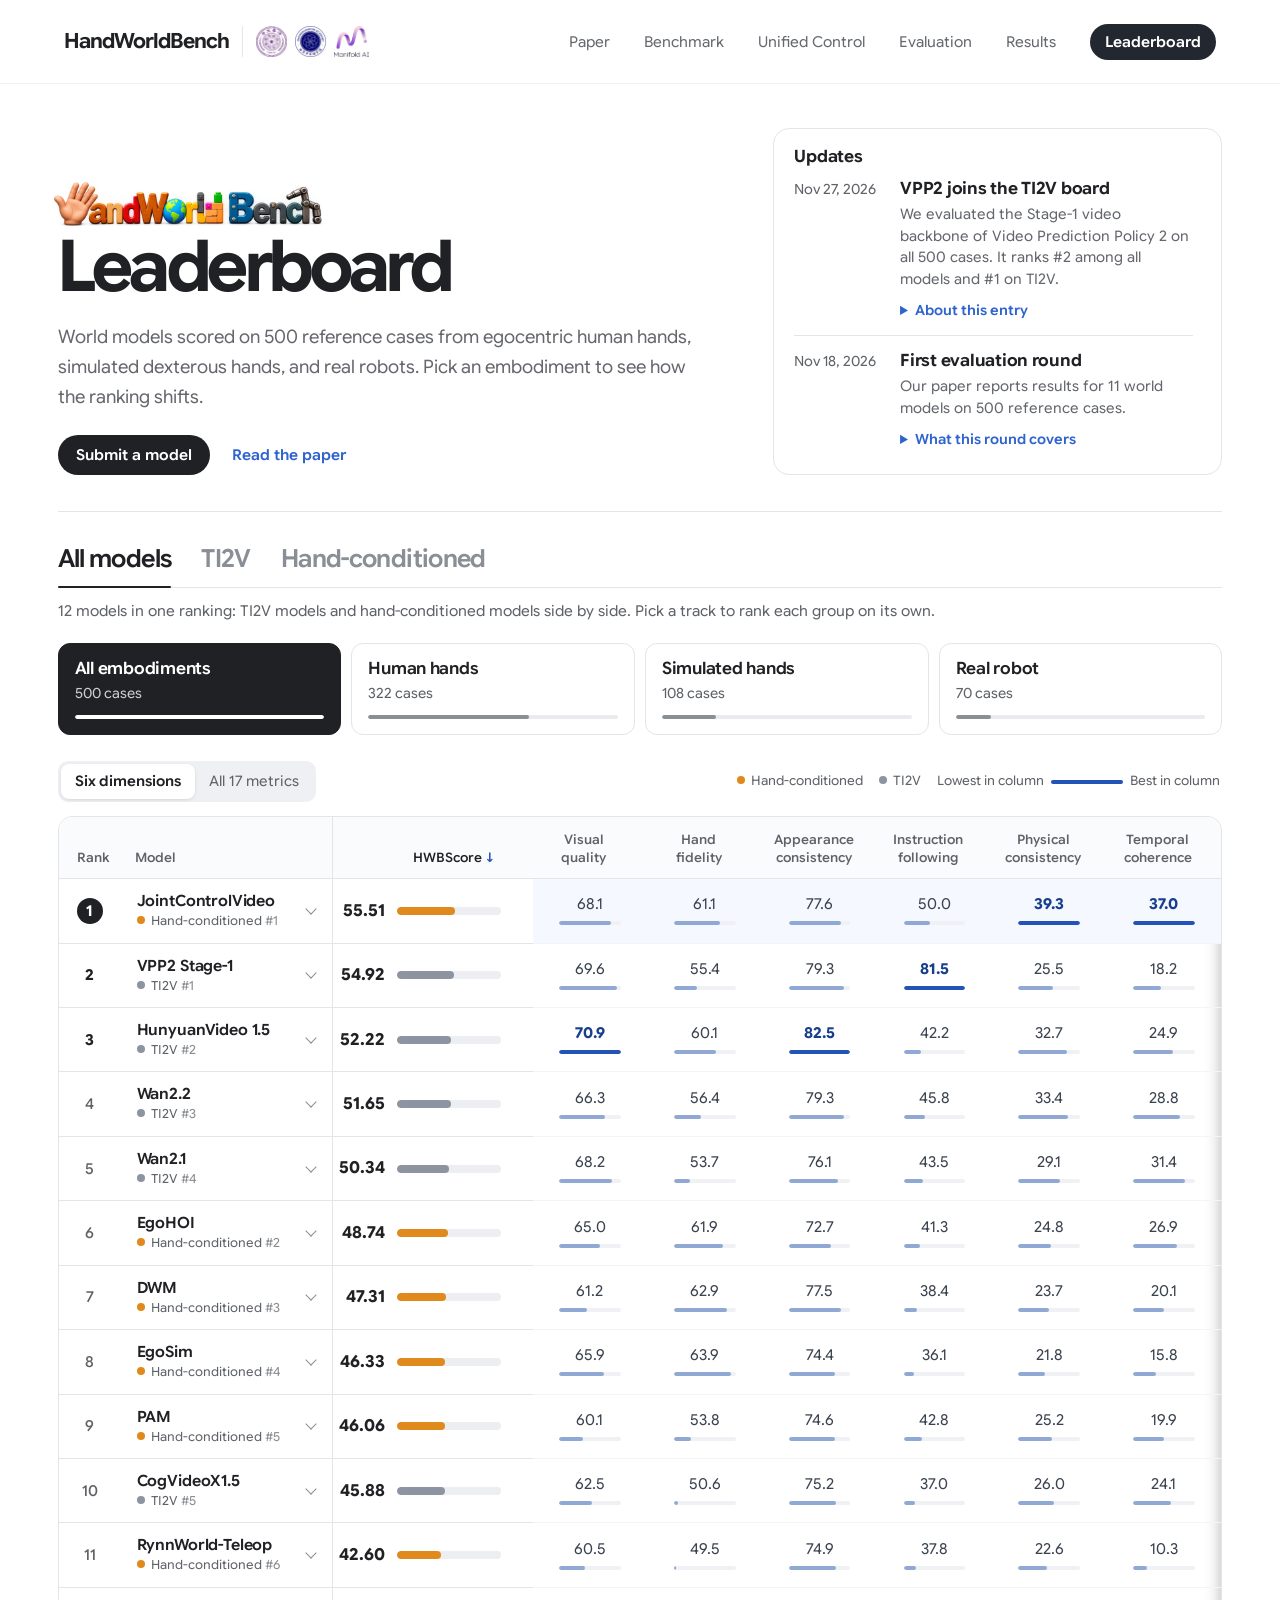
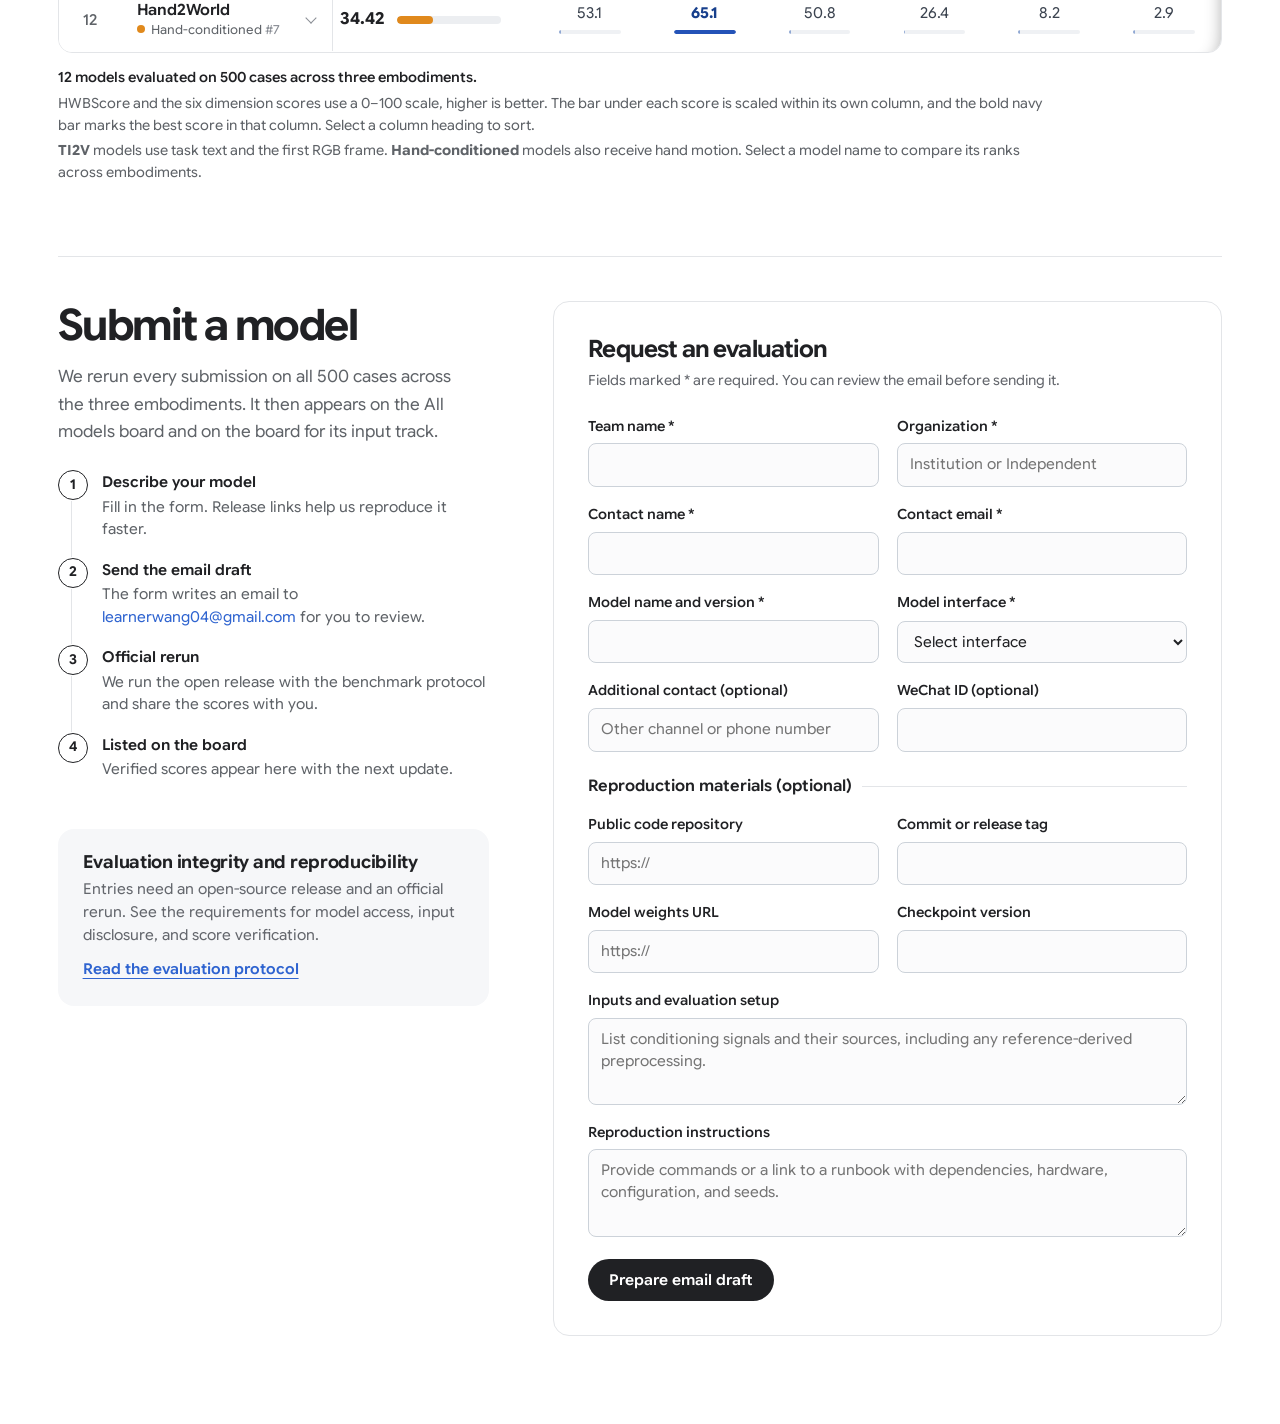
<file: leaderboard.html>
<!doctype html>
<html lang="en">
<head>
  <meta charset="utf-8">
  <meta name="viewport" content="width=device-width, initial-scale=1">
  <title>Leaderboard · HandWorldBench</title>
  <meta name="description" content="Compare HandWorldBench model scores across 17 metrics and three embodiments, and submit an open-source model for evaluation.">
  <link rel="icon" href="assets/mark.svg">
  <link rel="stylesheet" href="style.css?v=leaderboard1">
  <link rel="stylesheet" href="leaderboard.css?v=vpp2">
  <script defer src="metric-groups.js"></script>
  <script defer src="leaderboard.js?v=vpp2b"></script>
</head>
<body class="board-page">
  <header>
    <div class="header-brand">
      <a class="brand" href="index.html">HandWorldBench</a>
      <div class="header-affiliations" role="group" aria-label="Partner institutions">
        <img src="assets/branding/tsinghua.webp" width="127" height="128" alt="Tsinghua University">
        <img src="assets/branding/zhongguancun.webp" width="128" height="128" alt="Zhongguancun Academy">
        <img src="assets/branding/manifold-ai.webp" width="147" height="128" alt="Manifold AI">
      </div>
    </div>
    <nav aria-label="Main navigation">
      <a href="index.html#paper">Paper</a><a href="index.html#benchmark">Benchmark</a><a href="index.html#unified-control">Unified Control</a><a href="index.html#evaluation">Evaluation</a><a href="index.html#results">Results</a><a class="leaderboard-link" href="leaderboard.html" aria-current="page">Leaderboard</a>
    </nav>
  </header>

  <main class="board-shell">
    <section class="masthead" aria-labelledby="rankings-title">
      <div class="masthead-title">
        <img class="board-wordmark" src="assets/branding/handworldbench.webp" width="1600" height="265" alt="HandWorldBench">
        <h1 id="rankings-title">Leaderboard</h1>
        <p class="board-intro">World models scored on 500 reference cases from egocentric human hands, simulated dexterous hands, and real robots. Pick an embodiment to see how the ranking shifts.</p>
        <p class="masthead-actions"><a class="action-primary" href="#submission">Submit a model</a><a href="https://arxiv.org/abs/2611.24731">Read the paper</a></p>
      </div>

      <aside class="updates" aria-labelledby="news-title">
        <h2 id="news-title">Updates</h2>
        <div class="news-window">
          <div class="news-feed" tabindex="0" role="region" aria-label="Benchmark updates">
            <ol class="news-list">
              <li>
                <time datetime="2026-11-27" title="Leaderboard update">Nov 27, 2026</time>
                <div class="news-entry">
                  <h3><a href="#ti2v">VPP2 joins the TI2V board</a></h3>
                  <p>We evaluated the Stage-1 video backbone of Video Prediction Policy 2 on all 500 cases. It ranks #2 among all models and #1 on TI2V.</p>
                  <details class="news-copy">
                    <summary>About this entry</summary>
                    <dl>
                      <div><dt>Evaluated checkpoint</dt><dd>VPP2 Stage-1 video model, 49 frames (<code>vpp2-video-stage1-49f</code>). This is the video prediction backbone, not the full VPP2 policy.</dd></div>
                      <div><dt>Track</dt><dd>TI2V: task text and the first RGB frame, no hand motion input.</dd></div>
                      <div><dt>Per embodiment</dt><dd>#1 on simulated hands and real robot, #6 on human hands, among all 12 models.</dd></div>
                      <div><dt>Code</dt><dd><a href="https://github.com/roboterax/video-prediction-policy-2" target="_blank" rel="noopener noreferrer">roboterax/video-prediction-policy-2</a></dd></div>
                    </dl>
                  </details>
                </div>
              </li>
              <li>
                <time datetime="2026-11-18" title="First paper release">Nov 18, 2026</time>
                <div class="news-entry">
                  <h3><a href="#rankings">First evaluation round</a></h3>
                  <p>Our paper reports results for 11 world models on 500 reference cases.</p>
                  <details class="news-copy">
                    <summary>What this round covers</summary>
                    <dl>
                      <div><dt>Evaluation set</dt><dd>322 egocentric human-hand cases, 108 simulated-hand cases, and 70 real-robot cases.</dd></div>
                      <div><dt>TI2V baselines</dt><dd>CogVideoX1.5, HunyuanVideo 1.5, Wan2.1, and Wan2.2.</dd></div>
                      <div><dt>Hand-conditioned baselines</dt><dd>DWM, EgoHOI, EgoSim, Hand2World, JointControlVideo, PAM, and RynnWorld-Teleop.</dd></div>
                      <div><dt>Score breakdown</dt><dd>17 metrics across six dimensions, reported overall and per embodiment.</dd></div>
                    </dl>
                  </details>
                </div>
              </li>
            </ol>
          </div>
        </div>
      </aside>
    </section>

    <section id="rankings" class="rankings" aria-label="Model rankings">
      <div class="board-tracks" role="group" aria-label="Model track">
        <button type="button" data-track="all" aria-pressed="true">All models</button>
        <button type="button" data-track="ti2v" aria-pressed="false">TI2V</button>
        <button type="button" data-track="hand-conditioned" aria-pressed="false">Hand-conditioned</button>
      </div>
      <p class="track-note" id="track-note" aria-live="polite"></p>
      <div class="board-scopes" role="group" aria-label="Evaluation subset">
        <button type="button" data-scope="all" aria-pressed="true" style="--share:1"><span class="scope-name">All embodiments</span><span class="scope-count">500 cases</span><span class="scope-share" aria-hidden="true"></span></button>
        <button type="button" data-scope="human" aria-pressed="false" style="--share:.644"><span class="scope-name">Human hands</span><span class="scope-count">322 cases</span><span class="scope-share" aria-hidden="true"></span></button>
        <button type="button" data-scope="handson" aria-pressed="false" style="--share:.216"><span class="scope-name">Simulated hands</span><span class="scope-count">108 cases</span><span class="scope-share" aria-hidden="true"></span></button>
        <button type="button" data-scope="real_robot" aria-pressed="false" style="--share:.14"><span class="scope-name">Real robot</span><span class="scope-count">70 cases</span><span class="scope-share" aria-hidden="true"></span></button>
      </div>

      <div class="score-tools">
        <div class="view-switch" role="group" aria-label="Score detail">
          <button type="button" data-view="summary" aria-pressed="true">Six dimensions</button>
          <button type="button" data-view="metrics" aria-pressed="false">All 17 metrics</button>
        </div>
        <div class="group-chips" id="group-field" role="group" aria-label="Metric dimension" hidden></div>
        <div class="board-legend" aria-hidden="true">
          <span class="legend-type" data-type="Hand-conditioned">Hand-conditioned</span>
          <span class="legend-type" data-type="TI2V">TI2V</span>
          <span class="legend-heat"><span>Lowest in column</span><i></i><span>Best in column</span></span>
        </div>
      </div>

      <p id="board-status" role="status">Loading scores…</p>
      <div class="board-table-wrap" role="region" aria-label="Scrollable model scores" tabindex="0">
        <table id="board-table"><caption class="sr-board" id="board-caption">Model scores</caption><thead></thead><tbody></tbody></table>
      </div>
      <div class="score-notes">
        <p id="scope-count" aria-live="polite"></p>
        <p id="scale-note"></p>
        <p><strong>TI2V</strong> models use task text and the first RGB frame. <strong>Hand-conditioned</strong> models also receive hand motion. Select a model name to compare its ranks across embodiments.</p>
      </div>
    </section>

    <section id="submission" class="submission" aria-labelledby="submission-title">
      <div class="section-aside">
        <h2 id="submission-title">Submit a model</h2>
        <p>We rerun every submission on all 500 cases across the three embodiments. It then appears on the All models board and on the board for its input track.</p>
        <ol class="submit-steps">
          <li><strong>Describe your model</strong><span>Fill in the form. Release links help us reproduce it faster.</span></li>
          <li><strong>Send the email draft</strong><span>The form writes an email to <a href="mailto:learnerwang04@gmail.com">learnerwang04@gmail.com</a> for you to review.</span></li>
          <li><strong>Official rerun</strong><span>We run the open release with the benchmark protocol and share the scores with you.</span></li>
          <li><strong>Listed on the board</strong><span>Verified scores appear here with the next update.</span></li>
        </ol>
        <article class="protocol-card" id="guidelines" aria-labelledby="notes-title">
          <h3 id="notes-title">Evaluation integrity and reproducibility</h3>
          <p>Entries need an open-source release and an official rerun. See the requirements for model access, input disclosure, and score verification.</p>
          <a href="evaluation-notes.html">Read the evaluation protocol</a>
        </article>
      </div>
      <form class="request-form" id="request-form" method="dialog">
        <h3>Request an evaluation</h3>
        <p class="form-hint">Fields marked * are required. You can review the email before sending it.</p>
        <div class="form-grid">
          <label>Team name *<input name="team" required></label>
          <label>Organization *<input name="organization" autocomplete="organization" placeholder="Institution or Independent" required></label>
          <label>Contact name *<input name="contact" autocomplete="name" required></label>
          <label>Contact email *<input name="email" type="email" autocomplete="email" required></label>
          <label>Model name and version *<input name="model" required></label>
          <label>Model interface *<select name="kind" required><option value="">Select interface</option><option>TI2V (text + first frame)</option><option>Hand-conditioned (text + first frame + hand motion)</option><option>Other (we will assign the track)</option></select></label>
          <label>Additional contact (optional)<input name="alternate" placeholder="Other channel or phone number"></label>
          <label>WeChat ID (optional)<input name="wechat"></label>
        </div>
        <fieldset><legend>Reproduction materials (optional)</legend>
          <div class="form-grid">
            <label>Public code repository<input name="repo" type="url" placeholder="https://"></label>
            <label>Commit or release tag<input name="revision"></label>
            <label>Model weights URL<input name="weights" type="url" placeholder="https://"></label>
            <label>Checkpoint version<input name="checkpoint"></label>
            <label class="full-field">Inputs and evaluation setup<textarea name="setup" rows="3" placeholder="List conditioning signals and their sources, including any reference-derived preprocessing."></textarea></label>
            <label class="full-field">Reproduction instructions<textarea name="run" rows="3" placeholder="Provide commands or a link to a runbook with dependencies, hardware, configuration, and seeds."></textarea></label>
          </div>
        </fieldset>
        <button class="request-primary" type="submit">Prepare email draft</button>
        <div id="email-draft" hidden>
          <h4>Email draft</h4>
          <p id="draft-to"></p><p id="draft-subject"></p>
          <textarea id="draft-body" aria-label="Email draft body" rows="8" readonly></textarea>
          <div class="draft-actions"><a class="request-primary" id="open-email">Open in email app</a><button type="button" id="copy-email">Copy email</button></div>
          <span id="copy-status" role="status"></span>
        </div>
      </form>
    </section>
  </main>
</body>
</html>
</file>
<file: style.css>
@font-face{font-family:'Google Sans Flex';src:url('assets/fonts/google-sans-flex.woff2') format('woff2');font-weight:400 700;font-style:normal;font-display:swap}*{box-sizing:border-box}html{scroll-behavior:smooth;scroll-padding-top:110px}body{margin:0;background:#fff;color:#202124;font-family:'Google Sans Flex',ui-sans-serif,system-ui,-apple-system,BlinkMacSystemFont,'Segoe UI',sans-serif;font-size:18px;line-height:1.6;-webkit-font-smoothing:antialiased}body.modal-open{overflow:hidden}a{color:#4285ff;text-decoration:none}button,input{font:inherit}button{cursor:pointer;color:inherit}button,a{-webkit-tap-highlight-color:transparent}button:focus-visible,a:focus-visible,[tabindex]:focus-visible{outline:3px solid #4285ff;outline-offset:5px}::selection{background:#dce9ff}h1,h2,h3,p,figure{margin:0}h1,h2,h3{line-height:1.12;font-weight:650;letter-spacing:-.035em}h2{font-size:clamp(36px,4vw,58px)}p{color:#64676d}header{height:84px;position:sticky;top:0;z-index:50;display:flex;align-items:center;justify-content:space-between;gap:20px;padding:0 max(5%,calc((100vw - 1280px)/2));background:#ffffffed;backdrop-filter:blur(20px);border-bottom:1px solid #f1f1f1}.brand{color:#202124;font-size:21px;font-weight:650;letter-spacing:-.045em}header nav{display:flex;gap:34px;font-size:15px;margin-left:auto;margin-right:35px}header nav a{color:#66696e}header nav a:hover{color:#202124}.motion-toggle{width:35px;height:35px;border:1px solid #e3e5e8;border-radius:50%;background:#fff;font-size:14px}.hero{text-align:center;overflow:hidden;padding-top:64px}.hero h1{font-size:clamp(48px,7.3vw,108px);letter-spacing:-.055em;font-weight:650}.hero-subtitle{font-size:clamp(24px,3vw,40px);line-height:1.25;color:#35373b;letter-spacing:-.025em;margin:17px auto 28px}.hero-tabs{display:inline-flex;justify-content:center;gap:12px;padding:5px;margin-top:8px}.hero-tabs button{font-size:16px;border:0;border-radius:30px;padding:11px 23px;background:white;color:#73767b;transition:.3s}.hero-tabs button.active{background:#202124;color:white}.hero-tabs button:hover:not(.active){background:#f2f3f5}.carousel{height:clamp(340px,44vw,640px);position:relative;max-width:1600px;margin:20px auto 0;perspective:1600px;touch-action:pan-y}.hero-card{position:absolute;left:50%;top:50%;width:69%;max-width:1080px;aspect-ratio:16/9;border-radius:18px;overflow:hidden;background:#eee;border:1px solid #00000010;box-shadow:0 20px 65px #0000001f;transition:transform .8s cubic-bezier(.22,.75,.15,1),opacity .8s,filter .8s;transform:translate(-50%,-50%);z-index:3;cursor:pointer;will-change:transform}.hero-card video{width:100%;height:100%;object-fit:cover;display:block;pointer-events:none}.hero-card[data-position=prev]{transform:translate(-118%,-50%) scale(.72) rotateY(12deg);opacity:.48;z-index:1;filter:saturate(.65)}.hero-card[data-position=next]{transform:translate(18%,-50%) scale(.72) rotateY(-12deg);opacity:.48;z-index:1;filter:saturate(.65)}.hero-card[data-position=active]{opacity:1;transform:translate(-50%,-50%) scale(1);z-index:3}.carousel-arrow{position:absolute;top:50%;transform:translateY(-50%);z-index:5;border:1px solid #e2e3e7;border-radius:50%;width:50px;height:50px;background:#ffffffed;box-shadow:0 3px 15px #0000000c;font-size:23px;transition:.2s}.carousel-arrow:hover{background:#202124;color:white;border-color:#202124}.carousel-arrow.prev{left:9%}.carousel-arrow.next{right:9%}.carousel-caption{padding:18px 25px 75px;min-height:173px}.carousel-caption h2{font-size:30px;letter-spacing:-.025em}.carousel-caption p{font-size:18px;margin-top:10px}.section{max-width:1300px;padding:90px 6%;margin:auto}.section-heading{text-align:center;max-width:870px;margin:0 auto 50px}.section-heading p{font-size:21px;line-height:1.65;margin-top:22px}.paper{border-top:1px solid #e6e7e9;padding-top:58px}.paper-info{max-width:940px;margin:0 auto 60px}.paper-info>div{display:grid;grid-template-columns:150px 1fr;gap:22px;margin-bottom:19px;min-height:27px}.paper-info dt{text-transform:uppercase;letter-spacing:.09em;font-size:13px;font-weight:600;color:#65686e;padding-top:5px}.paper-info dd{margin:0;font-size:20px;line-height:1.8;min-height:30px}.abstract{max-width:940px;margin:0 auto 45px}.abstract h3{font-size:29px;margin-bottom:20px}.abstract p{font-size:19px;line-height:1.85;margin-top:15px}.paper-figure{width:100%;margin:42px 0}.paper-figure button,.switcher-figure button{display:block;width:100%;border:0;background:#fff;padding:0;cursor:zoom-in;border-radius:8px}.paper-figure img,.switcher-figure img{display:block;width:100%;height:auto}.paper-figure figcaption,.switcher-figure figcaption{text-align:center;font-size:16px;color:#686b70;line-height:1.6;margin:20px 0 0}.benchmark{border-top:1px solid #e6e7e9}.stats{display:flex;justify-content:space-around;gap:25px;margin:35px 0 60px}.stats>div{text-align:center}.stats strong{font-size:49px;font-weight:550;line-height:1.1;letter-spacing:-.04em;display:block}.stats span{color:#75787e;font-size:16px;display:block;margin-top:10px}.figure-switcher{margin-top:60px}.tabs{display:flex;gap:8px;justify-content:center;flex-wrap:wrap;margin-bottom:28px}.tabs button{border:0;border-bottom:2px solid transparent;background:none;font-size:17px;padding:10px 18px;color:#7d8085;transition:.2s}.tabs button.active{color:#202124;border-color:#202124}.tabs button:hover{color:#202124}.switcher-figure{margin:0;min-height:200px}.switcher-figure img{max-height:670px;object-fit:contain}.cases-section{padding-bottom:35px;overflow:hidden}.cases-section>.section{padding-bottom:35px;padding-top:65px}.case-row{margin:22px auto 65px;max-width:1750px}.row-heading{max-width:1300px;margin:auto;padding:0 6% 24px;display:flex;align-items:center;justify-content:space-between}.row-heading h3{font-size:28px;font-weight:550}.row-controls{display:flex;gap:8px}.row-controls button{width:35px;height:35px;background:#fff;border:1px solid #e3e4e7;border-radius:50%;font-size:17px}.marquee{overflow-x:auto;scrollbar-width:none;mask-image:linear-gradient(90deg,transparent,#000 4%,#000 96%,transparent);cursor:grab;touch-action:pan-x pan-y}.marquee::-webkit-scrollbar{display:none}.marquee.dragging{cursor:grabbing;scroll-behavior:auto}.marquee-track{position:relative;display:flex;gap:20px;width:max-content;padding:5px 30px 20px}.case-card{width:280px;flex-shrink:0;padding:0;border:0;background:none;text-align:left;user-select:none}.case-card .case-visual{display:block;position:relative;aspect-ratio:4/3;border-radius:12px;overflow:hidden;background:#f2f2f2;border:1px solid #e6e6e6}.case-card .case-label{display:block;font-weight:450;font-size:17px;letter-spacing:-.01em;margin:12px 3px 0;color:#46494f}.case-card:hover .case-label{color:#4285ff}.case-card .case-play{position:absolute;right:10px;bottom:10px;opacity:0;background:#ffffffd9;border:1px solid #ffffff70;border-radius:50%;width:30px;height:30px;display:grid;place-items:center;font-size:11px;transition:.2s}.case-card:hover .case-play{opacity:1}.evaluation{border-top:1px solid #e6e7e9}.metric-grid{display:grid;grid-template-columns:repeat(3,1fr);gap:40px 38px;margin:50px 0 60px}.metric-grid h3{font-size:23px;font-weight:550;letter-spacing:-.025em;margin-bottom:15px}.metric-grid p{font-size:16px;line-height:1.8}.results{border-top:1px solid #e6e7e9}.results-toolbar{margin:40px 0 18px}.table-scroll{width:100%;overflow:auto;border:1px solid #e5e6e9;border-radius:12px}table{border-collapse:collapse;width:100%;font-variant-numeric:tabular-nums;text-align:right;white-space:nowrap;font-size:14px}th{background:#f7f8fa;padding:19px 14px;font-size:12px;font-weight:500;color:#75787e}th button{font-size:12px;border:0;background:none;line-height:1.5;text-align:right;color:inherit;padding:0}td{padding:17px 14px;border-top:1px solid #eceef0;color:#74777d}th:first-child,td:first-child{text-align:center;width:50px;color:#979aa1}th:nth-child(2),td:nth-child(2){text-align:left;color:#303238;min-width:175px}tbody tr:first-child{background:#f5f8ff}td.score{font-weight:650;color:#202124}tbody tr:hover{background:#f7f8fa}.findings{border-top:1px solid #e6e7e9}.findings-pair{display:grid;grid-template-columns:.7fr 1.3fr;align-items:center;gap:35px}.findings-pair figure{margin-top:20px}.findings-pair img{max-height:370px;object-fit:contain}.findings-pair figcaption{font-size:15px}footer{border-top:1px solid #e6e7e9;padding:40px 6%;max-width:1300px;display:flex;align-items:center;gap:40px;margin:auto;font-size:15px}footer .brand{margin-right:auto}footer a{color:#6c6f75}.reveal{opacity:1}.js .reveal{opacity:0;transform:translateY(22px);transition:opacity .7s,transform .7s}.js .reveal.visible{opacity:1;transform:none}dialog{border:1px solid #e2e3e7;border-radius:16px;padding:0;background:#fff;color:#202124;max-height:92dvh;overflow:auto;box-shadow:0 25px 100px #00000033}dialog::backdrop{background:#10121b9c;backdrop-filter:blur(9px)}.dialog-close{position:absolute;top:14px;right:14px;background:#ffffffed;border:1px solid #e5e6e8;border-radius:50%;width:38px;height:38px;font-size:25px;z-index:3;line-height:1}#case-dialog{width:min(950px,93vw)}#detail-video{width:100%;display:block;max-height:60dvh;background:#000}.dialog-copy{padding:28px 35px}.dialog-copy h2{font-size:30px}.dialog-copy p{font-size:17px;line-height:1.8;margin-top:15px;max-height:210px;overflow:auto}.dialog-nav{display:flex;align-items:center;justify-content:space-between;margin-top:25px;gap:15px;font-size:15px}.dialog-nav button{background:none;border:0;color:#4285ff;padding:7px 0}.dialog-nav button:disabled{opacity:.3;cursor:default}.dialog-nav span{color:#888b91}#figure-dialog{width:min(1500px,95vw);padding:35px}#figure-dialog h2{font-size:23px;margin:0 50px 25px 0;letter-spacing:-.02em}#figure-full{width:100%;display:block}.hero-loading{height:480px}
@media(min-width:1600px){.carousel{height:650px}.carousel-arrow.prev{left:10%}.carousel-arrow.next{right:10%}}@media(max-width:1000px){header{padding:0 5%}header nav{gap:20px;margin-right:10px}.hero{padding-top:50px}.carousel{height:49vw}.hero-card{width:77%;border-radius:13px}.hero-card[data-position=prev]{transform:translate(-114%,-50%) scale(.75) rotateY(10deg)}.hero-card[data-position=next]{transform:translate(14%,-50%) scale(.75) rotateY(-10deg)}.carousel-arrow.prev{left:4%}.carousel-arrow.next{right:4%}.carousel-caption{padding-bottom:55px}.section{padding:70px 5%}.paper-info>div{grid-template-columns:120px 1fr;gap:20px}.paper-info dd{font-size:18px}.metric-grid{gap:30px}.metric-grid h3{font-size:20px}.metric-grid p{font-size:15px}.case-card{width:250px}}@media(max-width:600px){html{scroll-padding-top:80px}body{font-size:16px}header{height:67px;padding:0 5%;gap:10px}.brand{font-size:18px}header nav{gap:14px;font-size:13px;margin-right:0}header nav a:first-child,header nav a:nth-child(3){display:none}.motion-toggle{width:30px;height:30px;font-size:12px}.hero{padding-top:42px}.hero h1{font-size:12vw;letter-spacing:-.05em}.hero-subtitle{font-size:25px;line-height:1.25;margin-top:18px}.hero-tabs{gap:3px;margin-top:0}.hero-tabs button{font-size:14px;padding:9px 18px}.carousel{height:64vw;margin-top:12px}.hero-card{width:84%;border-radius:10px;aspect-ratio:1.55}.hero-card[data-position=prev]{transform:translate(-119%,-50%) scale(.8) rotateY(8deg)}.hero-card[data-position=next]{transform:translate(19%,-50%) scale(.8) rotateY(-8deg)}.carousel-arrow{width:35px;height:35px;font-size:19px}.carousel-arrow.prev{left:2%}.carousel-arrow.next{right:2%}.carousel-caption{padding:18px 25px 45px;min-height:140px}.carousel-caption h2{font-size:24px}.carousel-caption p{font-size:15px;margin-top:10px}.section{padding:55px 6%}h2{font-size:36px;letter-spacing:-.035em}.section-heading{margin-bottom:30px}.section-heading p{font-size:17px;margin-top:18px}.paper-info{margin:0 0 40px}.paper-info>div{grid-template-columns:82px 1fr;gap:15px;margin-bottom:15px;min-height:25px}.paper-info dt{font-size:10px;letter-spacing:.04em;padding-top:7px}.paper-info dd{font-size:16px;line-height:1.9;min-height:25px}.abstract h3{font-size:25px}.abstract p{font-size:16px;line-height:1.85}.paper-figure{margin:30px 0}.paper-figure figcaption,.switcher-figure figcaption{font-size:14px;margin-top:15px;line-height:1.5}.stats{display:grid;grid-template-columns:1fr 1fr;gap:28px;margin:30px 0 45px}.stats strong{font-size:37px}.stats span{font-size:14px;margin-top:7px}.figure-switcher{margin-top:35px}.tabs{gap:0;margin-bottom:20px}.tabs button{font-size:14px;padding:10px 12px}.switcher-figure{min-height:100px}.case-card{width:220px}.marquee-track{gap:14px;padding-left:20px}.case-card .case-label{font-size:15px;margin-top:10px}.case-card .case-play{opacity:1;width:26px;height:26px;font-size:9px}.row-heading{padding:0 6% 18px}.row-heading h3{font-size:24px}.case-row{margin:10px auto 40px}.row-controls button{width:30px;height:30px;font-size:15px}.cases-section>.section{padding-top:45px;padding-bottom:30px}.metric-grid{grid-template-columns:1fr 1fr;gap:28px 24px;margin:35px 0}.metric-grid h3{font-size:20px}.metric-grid p{font-size:14px;line-height:1.7}.table-scroll{border-radius:8px}table{font-size:13px}td{padding:15px 12px}th{padding:15px 12px}.findings-pair{grid-template-columns:1fr;gap:0}.findings-pair figure{margin-bottom:20px}.findings-pair img{max-height:350px}.findings-pair figcaption{font-size:14px}footer{padding:28px 6%;gap:18px;flex-wrap:wrap;font-size:13px}footer .brand{width:100%;font-size:20px}dialog{border-radius:12px}.dialog-copy{padding:23px}.dialog-copy h2{font-size:25px}.dialog-copy p{font-size:15px}.dialog-nav{font-size:13px}.dialog-nav span{display:none}#figure-dialog{padding:24px 15px}#figure-dialog h2{font-size:18px;margin-bottom:25px}.dialog-close{width:32px;height:32px;top:10px;right:10px;font-size:22px}}@media(prefers-reduced-motion:reduce){html{scroll-behavior:auto}*,*:before,*:after{transition:none!important;animation:none!important}.js .reveal{opacity:1;transform:none}}

.paper-info dd{min-width:0}
.authors-list, .affiliation-list, .contact-list {
  display: flex;
  flex-wrap: wrap;
  gap: 2px 18px;
  margin: 0;
  padding: 0;
  list-style: none;
}
.authors-list li { white-space: nowrap; }
.paper-info sup { line-height: 0; font-size: .7em; color: #66696e; margin-left: 2px; }
.affiliation-list, .contact-list { font-size: .86em; }
.contact-list a { overflow-wrap: anywhere; }
.release-datasets { display: grid; gap: 5px; list-style: none; margin: 0; padding: 0; }
.release-datasets a { overflow-wrap: anywhere; }
.resource-detail { display: inline-block; margin-left: 12px; color: #66696e; font-size: .78em; }
.author-notes { display: flex; flex-wrap: wrap; gap: 2px 16px; margin: 4px 0 0; font-size: 13px; }
.case-visual img, .case-visual video {
  position: absolute;
  inset: 0;
  display: block;
  width: 100%;
  height: 100%;
  object-fit: cover;
  pointer-events: none;
}
.case-visual video { opacity: 0; }
.case-visual video.has-frame { opacity: 1; }
.marquee.dragging .case-card { cursor: grabbing; }
.row-controls button:hover, .row-controls button[aria-pressed="true"] { background: #f2f3f5; }
.row-controls .row-motion { font-size: 13px; }
@media (max-width: 600px) {
  .resource-detail { display: block; margin-left: 0; line-height: 1.5; }
  .paper-info > div { grid-template-columns: 1fr; gap: 2px; }
  .paper-info dt { font-size: 11px; }
  .authors-list, .affiliation-list, .contact-list { column-gap: 12px; }
  .row-heading { gap: 10px; }
  .row-controls { flex: none; gap: 4px; }
}
@media (prefers-reduced-motion: reduce) { .row-controls .row-motion { display: none; } }

.hero { overflow: clip; }
.hero-wordmark {
  display: block;
  width: min(84%, 940px);
  height: auto;
  margin-inline: auto;
}
header nav { margin-right: 0; }
.research-demo, .corpus-section { border-top: 1px solid #e6e7e9; }
.research-demo, .corpus-section { padding-inline: clamp(24px, 5vw, 72px); }
.research-demo .section-heading { margin-bottom: 32px; }
.control-case-tabs {
  display: grid;
  grid-template-columns: repeat(3, minmax(0, 1fr));
  gap: 12px;
  margin-bottom: 24px;
}
.control-case-tab {
  display: flex;
  align-items: center;
  gap: 12px;
  color: #202124;
  padding: 9px;
  border: 1px solid #e6e7e9;
  border-radius: 10px;
  background: #fff;
  text-align: left;
}
.control-case-tab:hover { background: #f8f8f9; }
.control-case-tab[aria-selected="true"] {
  border-color: #202124;
  background: #f5f5f6;
}
.control-case-tab img {
  width: min(27%, 86px);
  aspect-ratio: 16/10;
  object-fit: cover;
  border-radius: 6px;
  background: #f1f2f3;
}
.control-case-tab strong, .control-case-tab small { display: block; line-height: 1.3; }
.control-case-tab strong { font-size: 16px; }
.control-case-tab small { color: #66696e; font-size: 13px; margin-top: 3px; }
.control-gallery {
  display: grid;
  grid-template-columns: minmax(0, 1.7fr) minmax(0, .86fr) minmax(0, .83fr);
  align-items: start;
  gap: 20px;
  min-height: 460px;
}
.control-column {
  min-width: 0;
  display: grid;
  align-content: start;
  gap: 16px;
  padding: 13px 0 0;
  border-top: 1px solid #dfe1e5;
}
.control-column h3 {
  font-size: 19px;
  color: #202124;
  margin: 0 0 2px;
}
.control-comparison-tile, .signal-tile {
  min-width: 0;
  margin: 0;
}
.control-comparison-tile figcaption, .signal-tile figcaption {
  display: flex;
  flex-wrap: wrap;
  align-items: baseline;
  justify-content: space-between;
  gap: 2px 8px;
  color: #202124;
  padding-bottom: 7px;
  line-height: 1.25;
}
.control-comparison-tile figcaption strong { font-size: 15px; }
.control-comparison-tile figcaption span,
.signal-tile figcaption span { color: #66696e; font-size: 12px; }
.control-preview {
  aspect-ratio: 16/9;
  border-radius: 8px;
  overflow: hidden;
  background: #161719;
}
.control-preview video, .control-preview img {
  display: block;
  width: 100%;
  height: 100%;
  object-fit: contain;
}
.prediction-tile .control-preview {
  aspect-ratio: var(--prediction-aspect, 1.77778);
  width: min(100%, 365px, calc(245px * var(--prediction-aspect, 1.77778)));
  margin-inline: auto;
}
.signal-tile figcaption strong, .signal-tile figcaption span { width: 100%; }
.signal-tile figcaption strong { font-size: 14px; }
.signal-tile figcaption span { font-size: 11px; }
.control-prompt, .control-object-mask {
  padding: 9px 10px;
  background: #f6f6f7;
  border-radius: 7px;
  font-size: 13px;
}
.control-prompt summary, .control-object-mask summary { cursor: pointer; color: #202124; }
.control-prompt summary span { display: block; color: #66696e; margin-top: 4px; line-height: 1.45; }
.control-prompt p { margin: 8px 0 2px; padding-top: 7px; border-top: 1px solid #e6e7e9; white-space: pre-line; font-size: 13px; line-height: 1.5; }
.control-object-mask[open] summary { margin-bottom: 7px; }
.control-object-mask .signal-tile { border: 0; padding: 0; }
.control-object-mask .signal-tile strong { display: none; }
.corpus-overview { display: grid; grid-template-columns: repeat(3, 1fr); margin-bottom: 28px; overflow: hidden; border: 1px solid #e5e7ee; border-radius: 16px; }
.corpus-overview > button {
  padding: 22px 20px;
  border: 0;
  border-top: 4px solid var(--domain-color);
  background: #fff;
  text-align: left;
}
.corpus-overview > button + button { border-left: 1px solid #e5e7ee; }
.corpus-overview > button:hover, .corpus-overview > button[aria-pressed="true"] { background: #f4f7ff; }
.corpus-overview strong { display: block; font-size: clamp(25px, 4vw, 44px); line-height: 1.1; }
.corpus-overview span { display: block; font-size: 15px; line-height: 1.3; margin-top: 8px; }
.corpus-toolbar { display: flex; gap: 12px; align-items: center; margin-bottom: 16px; font-size: 15px; }
.corpus-section select { color: #343944; border: 1px solid #dce1ed; border-radius: 8px; padding: 6px 9px; background-color: white; font: inherit; font-size: 14px; max-width: 100%; }
.corpus-charts { display: grid; grid-template-columns: repeat(2, minmax(0, 1fr)); gap: 18px; }
.corpus-charts article { padding: 21px; border: 1px solid #e5e7ee; border-radius: 16px; }
.chart-heading { display: flex; align-items: center; flex-wrap: wrap; justify-content: space-between; gap: 12px; margin-bottom: 20px; }
.chart-heading h3 { font-size: 22px; letter-spacing: -.02em; }
.chart-bars { display: grid; gap: 9px; margin: 0; padding: 0; list-style: none; }
.chart-bars.is-scrollable { max-height: 335px; overflow: auto; padding-right: 5px; }
.chart-bar { display: grid; grid-template-columns: minmax(102px, 1fr) 1.2fr 48px; align-items: center; gap: 10px; font-size: 13px; line-height: 1.3; }
.chart-track { height: 10px; background-color: #f0f2f7; border-radius: 12px; display: flex; overflow: hidden; }
.chart-track span { height: 100%; display: block; flex: 0 0 auto; }
.chart-value { text-align: right; font-variant-numeric: tabular-nums; }
#corpus-length-summary { border-top: 1px solid #eceff6; padding-top: 12px; margin-top: 17px; font-size: 14px; color: #555c6a; }
#corpus-length-summary span { display: block; }
@media (max-width: 850px) {
  .control-gallery { grid-template-columns: repeat(2, minmax(0, 1fr)); }
  .control-comparison { grid-column: 1 / -1; grid-template-columns: repeat(2, minmax(0, 1fr)); }
  .control-comparison h3 { grid-column: 1 / -1; }
  .prediction-tile .control-preview { width: 100%; }
  .corpus-charts { grid-template-columns: 1fr; }
}
@media (max-width: 600px) {
  .hero-wordmark { width: 90%; }
  header nav { gap: 10px; font-size: 12px; }
  header nav a:nth-child(2), header nav a:nth-child(4) { display: none; }
  header nav a:nth-child(3) { display: inline; }
  .corpus-overview > button { padding: 12px 9px; }
  .corpus-overview span { font-size: 12px; }
  .corpus-charts article { padding: 15px; }
}

@media (min-width: 851px) {
  .research-demo { padding-top: 65px; }
  .control-gallery { align-items: stretch; }
}
@media (max-width: 600px) {
  .control-case-tabs { gap: 6px; margin-bottom: 15px; }
  .control-case-tab { flex-direction: column; align-items: stretch; gap: 5px; padding: 6px; }
  .control-case-tab img { width: 100%; height: auto; aspect-ratio: 16/9; }
  .control-case-tab strong { font-size: 13px; }
  .control-case-tab small { font-size: 11px; }
  .control-gallery { grid-template-columns: minmax(0, 1fr); gap: 10px; }
  .control-column { padding: 10px 0 0; gap: 10px; }
  .control-column + .control-column { margin-top: 10px; }
  .control-comparison-tile figcaption { min-height: 55px; align-content: start; }
  .control-comparison-tile figcaption strong { font-size: 14px; }
  .control-comparison-tile figcaption span { width: 100%; font-size: 11px; }
  .control-hands, .control-context { grid-template-columns: repeat(2, minmax(0, 1fr)); }
  .control-hands h3, .control-context h3, .control-prompt, .control-object-mask { grid-column: 1 / -1; }
  .control-hands > .signal-tile:last-child { grid-column: 1 / -1; }
  .control-hands .signal-tile:last-child .control-preview { aspect-ratio: 2.05; }
}

.scene-status { color: #66696e; font-size: 11px; line-height: 1.4; }
.context-playback { display: block; width: 100%; height: 4px; margin-top: 5px; accent-color: #55585e; }
.signal-links { display: flex; flex-wrap: wrap; gap: 2px 9px; padding-top: 5px; }
.signal-source { font-size: 11px; line-height: 1.4; }
@media (max-width: 600px) { .scene-status { grid-column: 1 / -1; } }

.header-brand, .header-affiliations { display: flex; align-items: center; flex: none; }
.header-brand { gap: 13px; }
.header-brand .brand { white-space: nowrap; }
.header-affiliations { gap: 8px; padding-left: 13px; border-left: 1px solid #e6e7e9; }
.header-affiliations img { display: block; width: auto; height: 31px; }
header nav { white-space: nowrap; }
.project-video { max-width: 940px; margin: 0 auto 52px; }
.project-video video {
  display: block;
  width: 100%;
  height: auto;
  aspect-ratio: 16 / 9;
  border: 1px solid #e6e7e9;
  border-radius: 12px;
  background: #f6f6f7;
}
@media (max-width: 900px) {
  header { gap: 10px; }
  header nav { gap: 10px; font-size: 12px; margin-right: 0; }
  .header-brand { gap: 7px; }
  .header-brand .brand { font-size: 16px; }
  .header-affiliations { gap: 5px; padding-left: 7px; }
  .header-affiliations img { height: 22px; }
}
@media (max-width: 600px) {
  .header-affiliations img { height: 20px; }
  .project-video { margin-bottom: 34px; }
  .project-video video { border-radius: 8px; }
}
@media (max-width: 405px) {
  html { scroll-padding-top: 100px; }
  header { height: auto; min-height: 67px; flex-wrap: wrap; gap: 5px; padding-block: 8px; }
}

header nav { align-items: center; }
header nav .leaderboard-link {
  display: inline-flex;
  align-items: center;
  min-height: 36px;
  padding: 4px 15px;
  border-radius: 100px;
  background: #23272f;
  color: white;
  font-weight: 600;
}
header nav .leaderboard-link:hover { background: #354e73; color: white; }
@media (max-width: 730px) {
  header:has(.leaderboard-link) { height: auto; min-height: 67px; flex-wrap: wrap; padding-block: 8px; }
}
</file>
<file: leaderboard.css>
/* HandWorldBench leaderboard and evaluation notes */
.board-shell {
  --ink: #202124;
  --muted: #5f6368;
  --soft: #8a8e95;
  --line: #e3e5e8;
  --surface: #f6f7f9;
  --accent: #2f64d0;
  --heat-deep: #2453b8;
  --hand: #e0891c;
  --general: #8c94a2;
  --w-rank: 64px;
  --w-model: 210px;
  --w-hwb: 200px;
  --up: #17804a;
  --down: #c2412d;
  width: min(1240px, 91%);
  margin: 0 auto;
  padding: 44px 0 88px;
}
.board-shell a { color: var(--accent); text-underline-offset: 4px; }
.board-shell a:hover { text-decoration: underline; }
.sr-board { position: absolute; width: 1px; height: 1px; overflow: hidden; clip-path: inset(50%); }

/* Masthead: title on the left, updates on the right */
.masthead {
  display: grid;
  grid-template-columns: minmax(0, 1.45fr) minmax(300px, 1fr);
  gap: clamp(28px, 5vw, 72px);
  align-items: end;
  padding-bottom: 36px;
}
.board-wordmark { display: block; width: clamp(190px, 21vw, 270px); height: auto; margin: 0 0 6px -4px; }
#rankings-title { font-size: clamp(46px, 5.6vw, 76px); letter-spacing: -.05em; line-height: 1; }
.board-intro { max-width: 54ch; margin: 18px 0 0; font-size: clamp(17px, 1.45vw, 19px); line-height: 1.6; }
.masthead-actions { display: flex; flex-wrap: wrap; align-items: center; gap: 10px 22px; margin-top: 24px; font-size: 15px; }
.masthead-actions a { font-weight: 600; }
.board-shell .action-primary {
  display: inline-flex; align-items: center; min-height: 40px; padding: 0 18px;
  border-radius: 100px; background: var(--ink); color: #fff;
}
.board-shell .action-primary:hover { background: #354e73; text-decoration: none; }

.updates { min-width: 0; border: 1px solid var(--line); border-radius: 16px; padding: 18px 20px 14px; background: #fff; }
.updates h2 { font-size: 17px; letter-spacing: -.01em; margin-bottom: 12px; color: var(--ink); }
.news-window { position: relative; }
.news-feed { max-height: 300px; overflow-y: auto; scrollbar-color: #b5b9bf transparent; scrollbar-width: thin; }
.news-window.can-scroll::after { content: ''; position: absolute; pointer-events: none; bottom: 0; left: 0; right: 10px; height: 28px; background: linear-gradient(#fff0, #fff 62%); }
.news-list { list-style: none; margin: 0; padding: 0 8px 10px 0; }
.news-list li { display: grid; grid-template-columns: 92px 1fr; gap: 14px; align-items: start; }
.news-list li + li { margin-top: 14px; padding-top: 14px; border-top: 1px solid var(--line); }
.news-list time { color: var(--muted); font-size: 14px; line-height: 1.5; font-variant-numeric: tabular-nums; padding-top: 1px; }
.news-entry h3 { margin: 0 0 3px; font-size: 17px; letter-spacing: -.015em; line-height: 1.35; }
.news-entry h3 a { color: var(--ink); }
.news-entry p { font-size: 14.5px; line-height: 1.5; }
.news-copy { margin-top: 8px; font-size: 14px; }
.news-copy summary { cursor: pointer; color: var(--accent); font-weight: 600; width: fit-content; }
.news-copy summary:focus-visible { outline: 3px solid #4285ff; outline-offset: 3px; border-radius: 3px; }
.news-copy dl { margin: 10px 0 2px; display: grid; gap: 9px; }
.news-copy dt { color: var(--ink); font-weight: 600; line-height: 1.4; }
.news-copy dd { color: var(--muted); margin: 1px 0 0; line-height: 1.45; overflow-wrap: anywhere; }
.news-copy code { font-size: .92em; color: var(--ink); }

/* Embodiment selector: each option carries its share of the 500 cases */
.rankings { border-top: 1px solid var(--line); padding-top: 28px; }

/* Model tracks: All models is the default board; TI2V and Hand-conditioned filter it */
.board-tracks { display: flex; flex-wrap: wrap; gap: 4px 30px; border-bottom: 1px solid var(--line); }
.board-tracks button {
  position: relative; border: 0; background: none; padding: 4px 0 13px;
  font-size: clamp(20px, 2vw, 25px); font-weight: 600; letter-spacing: -.025em; line-height: 1.2; color: var(--soft);
}
.board-tracks button::after { content: ''; position: absolute; left: 0; right: 0; bottom: -1px; height: 2.5px; border-radius: 2px; background: transparent; }
.board-tracks button:hover:not([aria-pressed=true]) { color: var(--muted); }
.board-tracks button[aria-pressed=true] { color: var(--ink); }
.board-tracks button[aria-pressed=true]::after { background: var(--ink); }
.board-tracks button:focus-visible { outline-offset: 2px; border-radius: 4px; }
.track-note { margin: 12px 0 20px; max-width: 92ch; font-size: 15px; line-height: 1.55; color: var(--muted); }
.board-scopes { display: grid; grid-template-columns: repeat(4, minmax(0, 1fr)); gap: 10px; }
.board-scopes button {
  display: grid; gap: 1px; text-align: left; min-width: 0;
  padding: 14px 16px 15px; border: 1px solid var(--line); border-radius: 12px;
  background: #fff; color: var(--ink);
  transition: background-color .2s, border-color .2s, color .2s;
}
.board-scopes button:hover:not([aria-pressed=true]) { border-color: #c5c9cf; background: var(--surface); }
.scope-name { font-size: 17px; font-weight: 600; letter-spacing: -.015em; line-height: 1.3; }
.scope-count { font-size: 14px; color: var(--muted); font-variant-numeric: tabular-nums; }
.scope-share { position: relative; display: block; height: 4px; margin-top: 10px; border-radius: 4px; background: #e9ebee; overflow: hidden; }
.scope-share::after { content: ''; position: absolute; inset: 0 auto 0 0; width: calc(var(--share) * 100%); border-radius: inherit; background: var(--soft); }
.board-scopes button[aria-pressed=true] { background: var(--ink); border-color: var(--ink); color: #fff; }
.board-scopes button[aria-pressed=true] .scope-count { color: #c9ccd1; }
.board-scopes button[aria-pressed=true] .scope-share { background: #ffffff2e; }
.board-scopes button[aria-pressed=true] .scope-share::after { background: #fff; }

/* Toolbar */
.score-tools { display: flex; flex-wrap: wrap; align-items: center; gap: 12px 18px; margin: 26px 0 14px; }
.view-switch { display: inline-flex; padding: 3px; border-radius: 10px; background: #eef0f3; }
.view-switch button { border: 0; background: transparent; border-radius: 8px; padding: 6px 14px; font-size: 14.5px; color: var(--muted); }
.view-switch button[aria-pressed=true] { background: #fff; color: var(--ink); font-weight: 600; box-shadow: 0 1px 3px #1b26401f; }
.group-chips { display: flex; flex-wrap: wrap; gap: 6px; }
.group-chips[hidden] { display: none; }
.group-chips button { border: 1px solid var(--line); background: #fff; border-radius: 100px; padding: 4px 12px; font-size: 13.5px; color: var(--muted); }
.group-chips button:hover { border-color: #c5c9cf; color: var(--ink); }
.group-chips button[aria-pressed=true] { border-color: var(--heat-deep); background: #edf2fc; color: var(--heat-deep); font-weight: 600; }
.board-legend { display: flex; flex-wrap: wrap; align-items: center; gap: 6px 16px; margin-left: auto; padding-right: 2px; font-size: 13px; color: var(--muted); }
.legend-type::before, .model-type::before { content: ''; display: inline-block; width: 8px; height: 8px; border-radius: 50%; margin-right: 6px; background: var(--general); vertical-align: 1px; }
.legend-type[data-type="Hand-conditioned"]::before, .model-type[data-type="Hand-conditioned"]::before { background: var(--hand); }
.legend-heat { display: inline-flex; align-items: center; gap: 7px; }
.legend-heat i { position: relative; display: block; width: 72px; height: 4px; border-radius: 3px; background: #eff1f4; }
.legend-heat i::after { content: ''; position: absolute; inset: 0 auto 0 0; width: 100%; border-radius: inherit; background: var(--heat-deep); }

/* Table */
#board-status { margin: 14px 0; color: var(--muted); }
.board-table-wrap { overflow: auto; border: 1px solid var(--line); border-radius: 14px; background: #fff; box-shadow: inset -18px 0 16px -18px #0000004d; }
.board-table-wrap:focus-visible { outline: 3px solid #4285ff; outline-offset: 3px; }
#board-table { table-layout: fixed; border-collapse: separate; border-spacing: 0; width: 100%; min-width: 960px; font-size: 15px; text-align: right; white-space: nowrap; font-variant-numeric: tabular-nums; }
#board-table.detail { min-width: 760px; }
#board-table.grouped { min-width: 2380px; }
#board-table th, #board-table td { padding: 0; border: 0; width: auto; color: inherit; background: none; }
#board-table thead th { background: #fafbfc; color: var(--muted); font-size: 13px; font-weight: 550; line-height: 1.35; vertical-align: bottom; padding: 14px 12px 12px; border-bottom: 1px solid var(--line); }
#board-table thead th[rowspan] { vertical-align: middle; }
#board-table thead .group-row th.group-head { vertical-align: middle; text-align: center; color: var(--ink); font-size: 13.5px; font-weight: 600; padding: 11px 12px 9px; border-left: 1px solid var(--line); border-bottom: 1px solid var(--line); background: #f4f5f7; }
#board-table thead th.group-start { border-left: 1px solid var(--line); }
#board-table thead th[aria-sort] { color: var(--ink); }
.sort-button { display: inline-flex; align-items: flex-end; justify-content: flex-end; gap: 3px; width: 100%; border: 0; background: none; padding: 0; font: inherit; color: inherit; text-align: right; white-space: normal; line-height: 1.35; }
.sort-button:hover .sort-label { color: var(--ink); text-decoration: underline; text-underline-offset: 3px; }
.sort-label { max-width: 13ch; }
#board-table.grouped .sort-label { max-width: none; }
.hwb-head .sort-label { max-width: none; }
#board-table thead th:not(.hwb-head) .sort-button { justify-content: center; text-align: center; }
#board-table thead .hwb-head { text-align: left; padding-left: 16px; }
#board-table thead .hwb-head .sort-button { justify-content: flex-start; padding-left: 64px; }
#board-table td.model, #board-table .model-head { overflow: hidden; }
.sort-mark { display: inline-block; min-width: .7em; color: var(--heat-deep); font-weight: 700; }

#board-table .rank-head, #board-table td.rank { position: sticky; left: 0; z-index: 2; width: 64px; min-width: 64px; text-align: left; padding-left: 18px; }
#board-table .model-head, #board-table td.model { position: sticky; left: 64px; z-index: 2; min-width: 210px; text-align: left; box-shadow: inset -1px 0 0 var(--line); }
#board-table thead .rank-head, #board-table thead .model-head { background: #fafbfc; z-index: 3; }
#board-table tbody td.rank, #board-table tbody td.model, #board-table tbody td.hwb { background: #fff; border-bottom: 1px solid var(--line); }
#board-table tbody tr:last-child td { border-bottom-color: transparent; }
#board-table tbody tr:not(.detail-row):hover td:is(.rank, .model, .hwb) { background: #f8f9fb; }

td.rank { padding: 0 8px 0 18px; }
.rank-num { display: inline-grid; place-items: center; min-width: 26px; height: 26px; font-size: 15px; font-weight: 500; color: var(--muted); }
tr[data-podium] .rank-num { font-weight: 700; color: var(--ink); }
tr[data-podium="1"] .rank-num { border-radius: 50%; background: var(--ink); color: #fff; }
.rank-shift { display: block; margin-top: 1px; font-size: 11.5px; font-weight: 600; line-height: 1.2; padding-left: 3px; }
.rank-shift[data-dir=up] { color: var(--up); }
.rank-shift[data-dir=down] { color: var(--down); }
.rank-shift[data-dir=same] { position: absolute; width: 1px; height: 1px; overflow: hidden; clip-path: inset(50%); }

.model-toggle {
  position: relative; display: grid; gap: 1px; width: 100%; padding: 12px 40px 12px 14px;
  border: 0; background: none; text-align: left; color: var(--ink);
}
.model-toggle::after {
  content: ''; position: absolute; right: 18px; top: 50%; width: 7px; height: 7px; margin-top: -6px;
  border: solid var(--soft); border-width: 0 1.6px 1.6px 0; transform: rotate(45deg);
  transition: transform .2s ease, margin .2s ease;
}
.model-toggle[aria-expanded=true]::after { transform: rotate(-135deg); margin-top: -2px; border-color: var(--ink); }
.model-toggle:hover .model-name { color: var(--accent); }
.model-toggle:focus-visible { outline-offset: -3px; border-radius: 6px; }
.model-name { font-size: 15.5px; font-weight: 600; letter-spacing: -.01em; line-height: 1.35; }
.model-type { font-size: 12.5px; color: var(--muted); line-height: 1.4; }
.track-rank { color: var(--soft); font-variant-numeric: tabular-nums; }
.rankings:not([data-track="all"]) .legend-type { display: none; }

td.hwb { min-width: 190px; padding: 0 18px 0 16px; }
td.hwb { text-align: left; }
.hwb-value { display: inline-block; width: 52px; text-align: right; font-size: 16.5px; font-weight: 700; color: var(--ink); margin-right: 12px; vertical-align: middle; }
.hwb-bar { display: inline-block; position: relative; width: 104px; height: 8px; border-radius: 8px; background: #eceef1; overflow: hidden; vertical-align: middle; }
.hwb-bar i { position: absolute; inset: 0 auto 0 0; border-radius: inherit; background: var(--general); transform-origin: left center; }
tr[data-type="Hand-conditioned"] .hwb-bar i { background: var(--hand); }
#board-table.grow .hwb-bar i { animation: bar-grow .75s cubic-bezier(.2, .75, .2, 1) both; }
#board-table.grow tr:nth-child(2) .hwb-bar i { animation-delay: .03s; }
#board-table.grow tr:nth-child(3) .hwb-bar i { animation-delay: .06s; }
#board-table.grow tr:nth-child(n+4) .hwb-bar i { animation-delay: .09s; }
@keyframes bar-grow { from { transform: scaleX(0); } }

/* Heatmap tiles */
#board-table td.heat { min-width: 96px; padding: 0; text-align: center; color: #3b434f; font-size: 15px; border-bottom: 1px solid #f3f4f7; }
#board-table.detail td.heat { min-width: 86px; font-size: 14.5px; }
.heat-inner { display: grid; justify-items: center; gap: 8px; padding: 9px 12px 10px; }
.heat-value { color: #3b434f; line-height: 1.2; }
.heat-track { display: block; width: min(68%, 78px); height: 4px; border-radius: 3px; background: #eff1f4; overflow: hidden; }
.heat-track i { display: block; height: 100%; border-radius: inherit; background: #8fa8d4; transition: width .5s cubic-bezier(.2, .75, .2, 1); }
#board-table td.heat.best .heat-value { font-weight: 700; color: #173f8c; }
#board-table td.heat.best .heat-track i { background: var(--heat-deep); }
#board-table td.heat.empty { color: #b6bbc3; }
#board-table td.heat.group-start { border-left: 1px solid var(--line); }
#board-table tbody tr.detail-row + tr td.heat, #board-table tbody tr:last-child td.heat { border-bottom-color: transparent; }
#board-table tbody tr:not(.detail-row) { height: 62px; }
#board-table tbody tr:not(.detail-row):hover td.heat { background: #f8f9fb; }

/* Expanded model detail */
#board-table tr.detail-row td { background: var(--surface); padding: 0; border-bottom: 1px solid var(--line); text-align: left; white-space: normal; }
.detail-panel {
  position: sticky; left: 0; width: calc(var(--wrap-w, 100%) - 2px); box-sizing: border-box;
  display: grid; grid-template-columns: minmax(220px, 280px) minmax(0, 1fr); gap: 20px clamp(24px, 4vw, 56px);
  padding: 22px 26px 24px 18px;
}
.detail-panel h3 { font-size: 14.5px; letter-spacing: -.005em; color: var(--ink); margin-bottom: 10px; }
.detail-ranks ol { list-style: none; margin: 0; padding: 0; display: grid; gap: 2px; }
.detail-ranks li { display: grid; grid-template-columns: 1fr auto 52px; align-items: baseline; gap: 10px; padding: 6px 10px; border-radius: 8px; font-size: 14.5px; color: var(--muted); }
.detail-ranks li strong { color: var(--ink); font-size: 16px; }
.detail-score { text-align: right; font-variant-numeric: tabular-nums; }
.detail-ranks li[aria-current=true] { background: #fff; box-shadow: inset 3px 0 0 var(--ink); color: var(--ink); }
.detail-dims ul { list-style: none; margin: 0; padding: 0; display: grid; gap: 9px; }
.detail-dims li { display: grid; grid-template-columns: minmax(150px, 190px) minmax(120px, 1fr) 44px; align-items: center; gap: 14px; font-size: 14.5px; }
.dim-name { color: var(--ink); }
.dim-value { text-align: right; font-weight: 600; color: var(--ink); font-variant-numeric: tabular-nums; }
.dim-bar { position: relative; height: 10px; border-radius: 10px; background: #e2e5ea; }
.dim-bar i { position: absolute; inset: 0 auto 0 0; border-radius: inherit; background: var(--heat-deep); }
.dim-bar b { position: absolute; top: -4px; width: 2px; height: 18px; margin-left: -1px; border-radius: 2px; background: var(--ink); }
.dim-key { margin-top: 12px; font-size: 13px; color: var(--muted); }

.score-notes { margin-top: 14px; display: grid; gap: 4px; }
.score-notes p { font-size: 14px; color: var(--muted); max-width: 110ch; line-height: 1.55; }
.score-notes #scope-count { color: var(--ink); font-weight: 550; }

/* Submission */
.submission {
  display: grid; grid-template-columns: minmax(0, 1fr) minmax(0, 1.55fr); gap: clamp(28px, 5vw, 64px);
  margin-top: 72px; padding-top: 44px; border-top: 1px solid var(--line);
}
.submission h2 { font-size: clamp(32px, 3.4vw, 44px); }
.section-aside > p { margin: 14px 0 0; max-width: 38ch; font-size: 17px; color: var(--muted); }
.submit-steps { list-style: none; counter-reset: step; margin: 26px 0 30px; padding: 0; display: grid; gap: 0; }
.submit-steps li { counter-increment: step; position: relative; display: grid; gap: 2px; padding: 0 0 18px 44px; font-size: 15px; line-height: 1.5; }
.submit-steps li::before {
  content: counter(step); position: absolute; left: 0; top: -1px; width: 28px; height: 28px; border-radius: 50%;
  display: grid; place-items: center; font-size: 13.5px; font-weight: 650; color: var(--ink); background: #fff; border: 1.5px solid var(--ink);
}
.submit-steps li:not(:last-child)::after { content: ''; position: absolute; left: 14px; top: 30px; bottom: 2px; width: 1.5px; margin-left: -.75px; background: var(--line); }
.submit-steps strong { color: var(--ink); font-weight: 600; }
.submit-steps span { color: var(--muted); }
.submit-steps a { overflow-wrap: anywhere; }

.request-form, .protocol-card { border: 1px solid var(--line); border-radius: 16px; padding: clamp(20px, 3vw, 34px); min-width: 0; background: #fff; }
.request-form h3 { font-size: 24px; margin: 0 0 6px; }
.request-form .form-hint { font-size: 14px; margin-bottom: 24px; }
.request-form fieldset { min-width: 0; border: 0; border-top: 1px solid var(--line); padding: 14px 0 0; margin: 22px 0; }
.request-form legend { font-size: 16px; font-weight: 600; padding: 0 10px 0 0; color: var(--ink); }
.form-grid { display: grid; grid-template-columns: repeat(2, minmax(0, 1fr)); gap: 16px 18px; }
.form-grid label { display: grid; gap: 6px; font-size: 14px; font-weight: 550; color: var(--ink); }
.form-grid :is(input, select, textarea), #draft-body { width: 100%; min-width: 0; font-family: inherit; font-weight: 400; font-size: 15px; line-height: 1.45; padding: 10px 12px; background: #fbfbfc; border: 1px solid #ccd2d9; border-radius: 8px; color: var(--ink); transition: border-color .15s, background-color .15s; }
.form-grid :is(input, select, textarea):hover { border-color: #aab2bc; }
.form-grid :is(input, select, textarea):focus { background: #fff; border-color: var(--accent); }
.form-grid textarea, #draft-body { resize: vertical; }
.full-field { grid-column: 1 / -1; }
.board-shell :is(input, select, textarea):focus-visible { outline: 3px solid #4285ff40; outline-offset: 1px; }
.request-primary, .draft-actions button { display: inline-flex; align-items: center; min-height: 42px; border: 1px solid transparent; border-radius: 100px; padding: 0 20px; font: inherit; font-size: 15px; font-weight: 600; }
.request-primary, .board-shell .request-primary { background: var(--ink); color: #fff; }
.board-shell .request-primary:hover { background: #354e73; text-decoration: none; }
.draft-actions button { border-color: var(--line); background: #fff; }
.draft-actions button:hover { background: var(--surface); }
#email-draft { border-top: 1px solid var(--line); padding-top: 18px; margin-top: 24px; }
#email-draft h4 { margin: 0 0 6px; }
#draft-to, #draft-subject { font-size: 14px; overflow-wrap: anywhere; }
#draft-body { margin-top: 10px; }
.draft-actions { display: flex; flex-wrap: wrap; gap: 8px; margin-top: 10px; }
#copy-status { font-size: 14px; }

.protocol-card { background: var(--surface); border-color: transparent; padding: 22px 24px; }
.protocol-card h3 { font-size: 18px; margin: 0 0 6px; letter-spacing: -.015em; }
.protocol-card p { font-size: 15px; line-height: 1.55; }
.protocol-card a { display: inline-block; margin-top: 10px; font-weight: 600; font-size: 15px; text-decoration: underline; }

/* Evaluation notes page */
.return-board { font-size: 15px; }
.protocol-page h1 { margin: 28px 0 14px; max-width: 21ch; font-size: clamp(40px, 5.4vw, 70px); }
.protocol-intro { max-width: 66ch; }
.protocol-layout { display: grid; grid-template-columns: minmax(170px, 1fr) minmax(0, 3fr); gap: 32px; margin-top: 40px; }
.protocol-layout nav { align-self: start; position: sticky; top: 110px; display: grid; gap: 12px; border-left: 2px solid var(--line); padding-left: 16px; font-size: 15px; }
.protocol-body { max-width: 76ch; }
.protocol-body section { border-top: 1px solid var(--line); padding: 22px 0; }
.protocol-body h2 { font-size: 28px; margin: 0 0 12px; }
.protocol-body p { font-size: 17px; margin: 7px 0; }

@media (max-width: 1000px) {
  .masthead { grid-template-columns: 1fr; align-items: start; gap: 28px; }
  .board-legend { margin-left: 0; width: 100%; }
  .submission { grid-template-columns: 1fr; }
  .section-aside > p { max-width: 60ch; }
}
@media (max-width: 760px) {
  .board-shell { padding-top: 26px; }
  .board-scopes { grid-template-columns: repeat(2, minmax(0, 1fr)); gap: 8px; }
  .board-tracks { gap: 2px 20px; }
  .board-tracks button { font-size: 18px; padding-bottom: 10px; }
  .track-note { font-size: 14px; margin-bottom: 16px; }
  .board-scopes button { padding: 11px 13px 12px; }
  .scope-name { font-size: 15.5px; }
  .scope-count { font-size: 13px; }
  .news-list li { grid-template-columns: 1fr; gap: 2px; }
  #board-table .rank-head, #board-table td.rank { width: 48px; min-width: 48px; padding-left: 10px; }
  #board-table .model-head, #board-table td.model { left: 48px; min-width: 156px; }
  .board-shell { --w-rank: 48px; --w-model: 168px; --w-hwb: 158px; }
  .model-toggle { padding: 10px 30px 10px 8px; }
  .model-toggle::after { right: 12px; }
  .model-name { font-size: 14.5px; }
  .model-type { font-size: 12px; }
  td.hwb { min-width: 150px; padding: 0 12px; }
  .hwb-bar { width: 64px; }
  .hwb-value { width: 46px; font-size: 15.5px; margin-right: 8px; }
  #board-table thead .hwb-head .sort-button { padding-left: 54px; }
  #board-table td.heat { min-width: 80px; padding: 0 10px; font-size: 14px; }
  .detail-panel { grid-template-columns: 1fr; padding: 18px 16px 20px 12px; }
  .detail-dims li { grid-template-columns: minmax(0, 1fr) 44px; gap: 4px 10px; }
  .dim-bar { grid-column: 1 / -1; grid-row: 2; }
  .submission { margin-top: 52px; padding-top: 32px; }
  .protocol-layout { grid-template-columns: 1fr; gap: 14px; }
  .protocol-layout nav { position: static; }
}
@media (max-width: 600px) {
  .board-shell { --w-rank: 40px; --w-model: 146px; --w-hwb: 138px; }
  #board-table .rank-head, #board-table td.rank { position: static; width: 40px; min-width: 40px; padding: 0 4px 0 10px; }
  #board-table .model-head, #board-table td.model { left: 0; min-width: 132px; }
  .model-name { overflow: hidden; text-overflow: ellipsis; }
  .hwb-value { width: 44px; margin-right: 7px; }
  .hwb-bar { width: 58px; }
  .rank-num { min-width: 22px; height: 22px; font-size: 14px; }
}
@media (prefers-reduced-motion: reduce) {
  #board-table.grow .hwb-bar i { animation: none; }
  .model-toggle::after, #board-table td.heat { transition: none; }
}
@media (max-width: 500px) {
  .form-grid { grid-template-columns: 1fr; }
  .board-wordmark { width: 180px; }
  .view-switch { width: 100%; }
  .view-switch button { flex: 1; }
}

/* Resource links on the evaluation notes page */
.board-resources { display: flex; flex-wrap: wrap; align-items: center; gap: 10px 18px; margin-top: 20px; font-size: 15px; }
</file>
